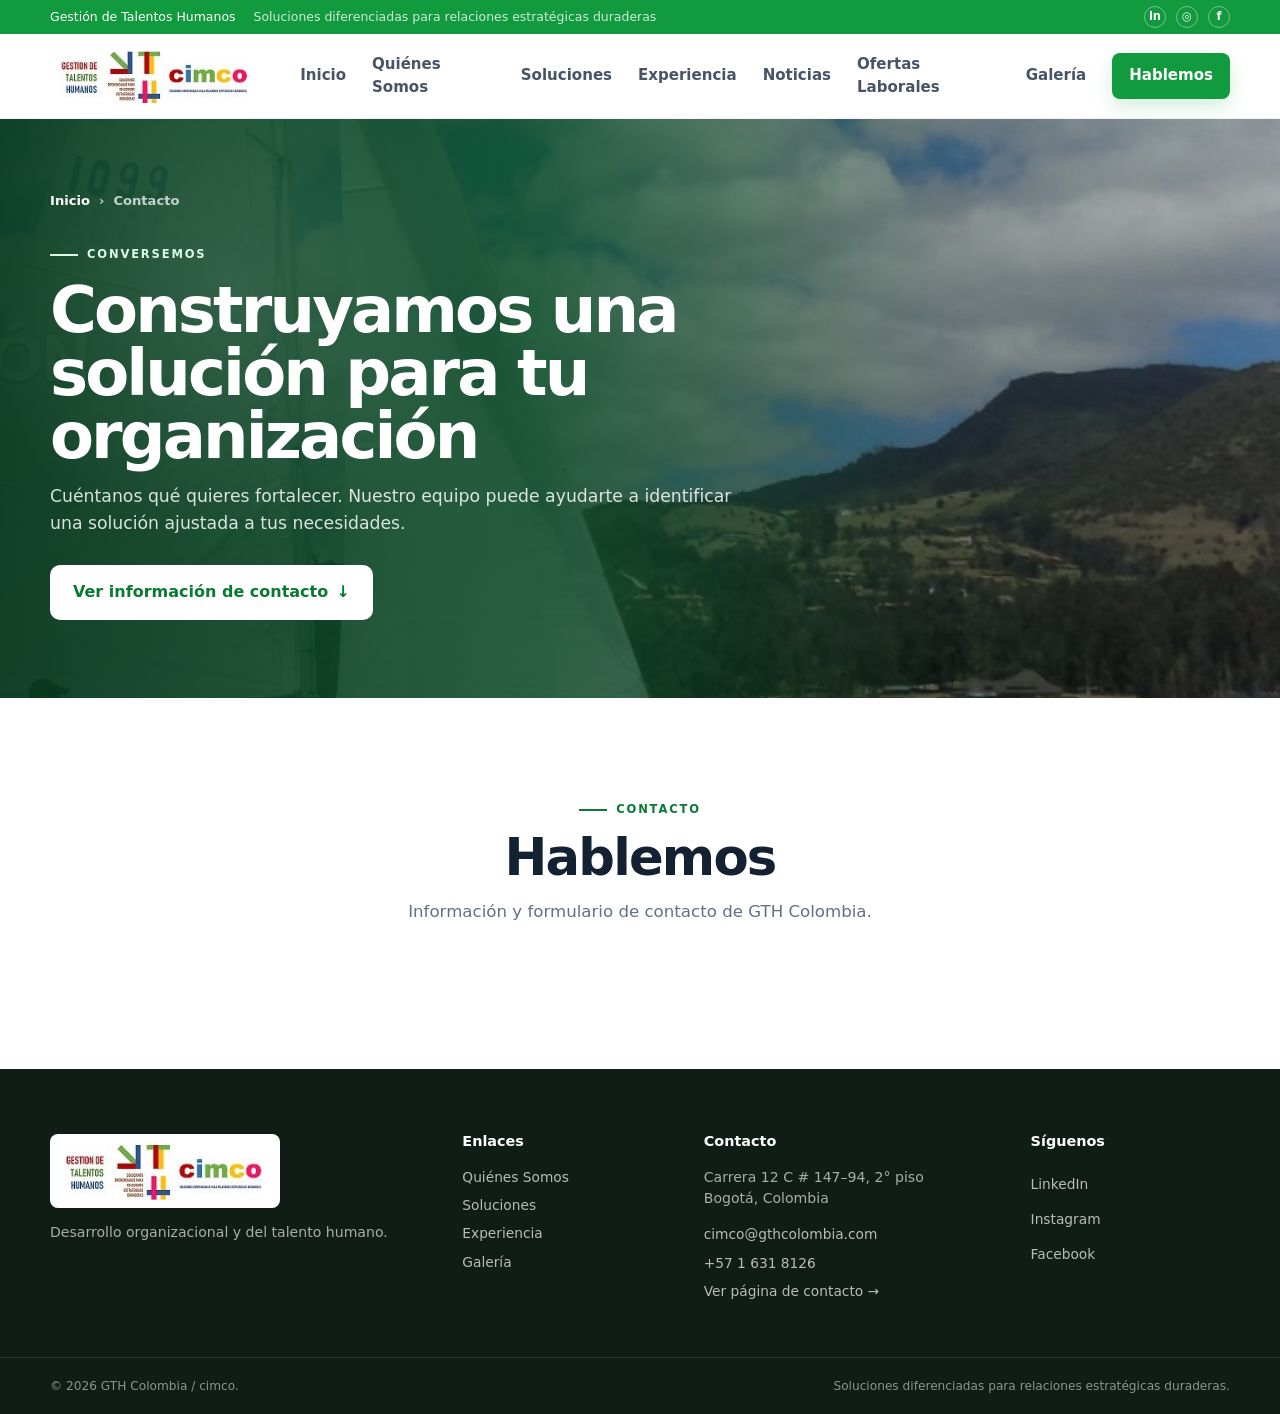
<file: pages/contacto.html>
<!doctype html>
<html lang="es">
<head>
  <meta charset="utf-8" />
  <meta name="viewport" content="width=device-width, initial-scale=1" />
  <meta name="description" content="Cuéntanos qué quieres fortalecer. Nuestro equipo puede ayudarte a identificar una solución ajustada a tus necesidades." />
  <title>Contacto | GTH Colombia</title>
  <link rel="stylesheet" href="../css/styles.css" />
</head>
<body>
  <div class="topbar">
    <div class="container topbar__inner">
      <a class="topbar__home" href="quienes-somos.html">Gestión de Talentos Humanos</a>
      <a class="topbar__tagline" href="experiencia.html">Soluciones diferenciadas para relaciones estratégicas duraderas</a>
      <div class="topbar__social" aria-label="Redes sociales">
        <a href="#" aria-label="LinkedIn">in</a>
        <a href="#" aria-label="Instagram">◎</a>
        <a href="#" aria-label="Facebook">f</a>
      </div>
    </div>
  </div>

  <header class="header">
    <div class="container nav">
      <a class="brand" href="../index.html" aria-label="Inicio GTH Colombia">
        <img src="../assets/images/logo/gth-cimco-logo.png" alt="Gestión de Talentos Humanos - CIMCO" />
      </a>
      <button class="nav__toggle" aria-expanded="false" aria-controls="primary-nav" aria-label="Abrir menú">
        <span></span><span></span><span></span>
      </button>
      <nav class="nav__links" id="primary-nav">
        <a href="../index.html">Inicio</a>
        <a href="quienes-somos.html">Quiénes Somos</a>
        <a href="soluciones.html">Soluciones</a>
        <a href="experiencia.html">Experiencia</a>
        <a href="noticias.html">Noticias</a>
        <a href="ofertas-laborales.html">Ofertas Laborales</a>
        <a href="galeria.html">Galería</a>
        <a class="btn btn--small" href="contacto.html">Hablemos</a>
      </nav>
    </div>
  </header>

  <main>
    <section class="page-hero page-hero--contacto" aria-label="Contacto">
      <div class="page-hero__overlay"></div>
      <div class="container page-hero__content">
        <nav class="page-hero__breadcrumb" aria-label="Migas de pan">
          <a href="../index.html">Inicio</a><span>›</span><span>Contacto</span>
        </nav>
        <span class="eyebrow eyebrow--light">Conversemos</span>
        <h1>Construyamos una solución para tu organización</h1>
        <p>Cuéntanos qué quieres fortalecer. Nuestro equipo puede ayudarte a identificar una solución ajustada a tus necesidades.</p>
        <a class="btn btn--light" href="#contacto">Ver información de contacto <span>↓</span></a>
      </div>
    </section>

    <section class="section page-content" id="contacto">
      <div class="container">
        <div class="section-heading section-heading--center">
          <span class="eyebrow">Contacto</span>
          <h2>Hablemos</h2>
          <p>Información y formulario de contacto de GTH Colombia.</p>
        </div>
      </div>
    </section>
  </main>

  <footer class="footer">
    <div class="container footer__grid">
      <div class="footer__brand">
        <a href="../index.html"><img src="../assets/images/logo/gth-cimco-logo.png" alt="GTH Colombia - CIMCO" /></a>
        <p>Desarrollo organizacional y del talento humano.</p>
      </div>
      <div>
        <h3>Enlaces</h3>
        <a href="quienes-somos.html">Quiénes Somos</a>
        <a href="soluciones.html">Soluciones</a>
        <a href="experiencia.html">Experiencia</a>
        <a href="galeria.html">Galería</a>
      </div>
      <div>
        <h3>Contacto</h3>
        <p>Carrera 12 C # 147–94, 2° piso<br>Bogotá, Colombia</p>
        <a href="mailto:cimco@gthcolombia.com">cimco@gthcolombia.com</a>
        <a href="tel:+5716318126">+57 1 631 8126</a>
        <a href="contacto.html">Ver página de contacto →</a>
      </div>
      <div>
        <h3>Síguenos</h3>
        <div class="footer__social"><a href="#">LinkedIn</a><a href="#">Instagram</a><a href="#">Facebook</a></div>
      </div>
    </div>
    <div class="footer__bottom">
      <div class="container"><span>© 2026 GTH Colombia / cimco.</span><span>Soluciones diferenciadas para relaciones estratégicas duraderas.</span></div>
    </div>
  </footer>
  <script src="../js/script.js" defer></script>
</body>
</html>
</file>
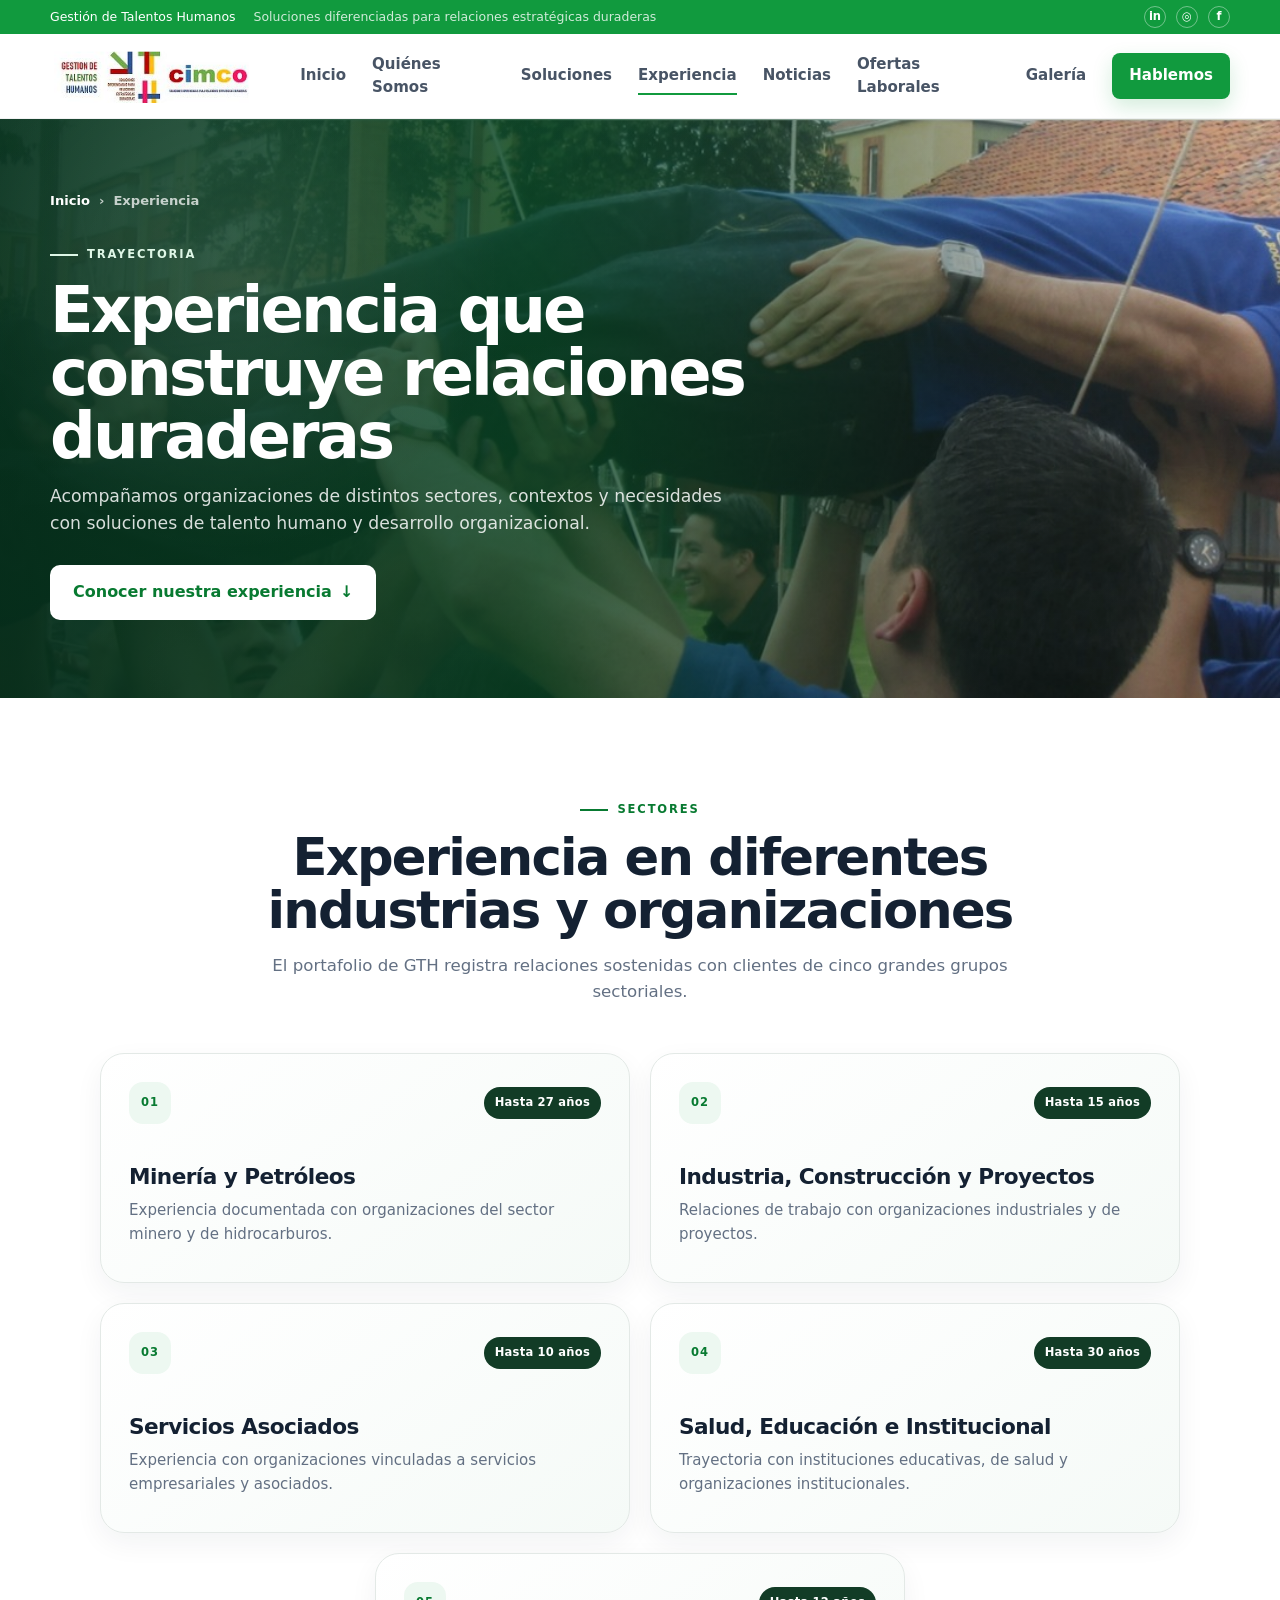
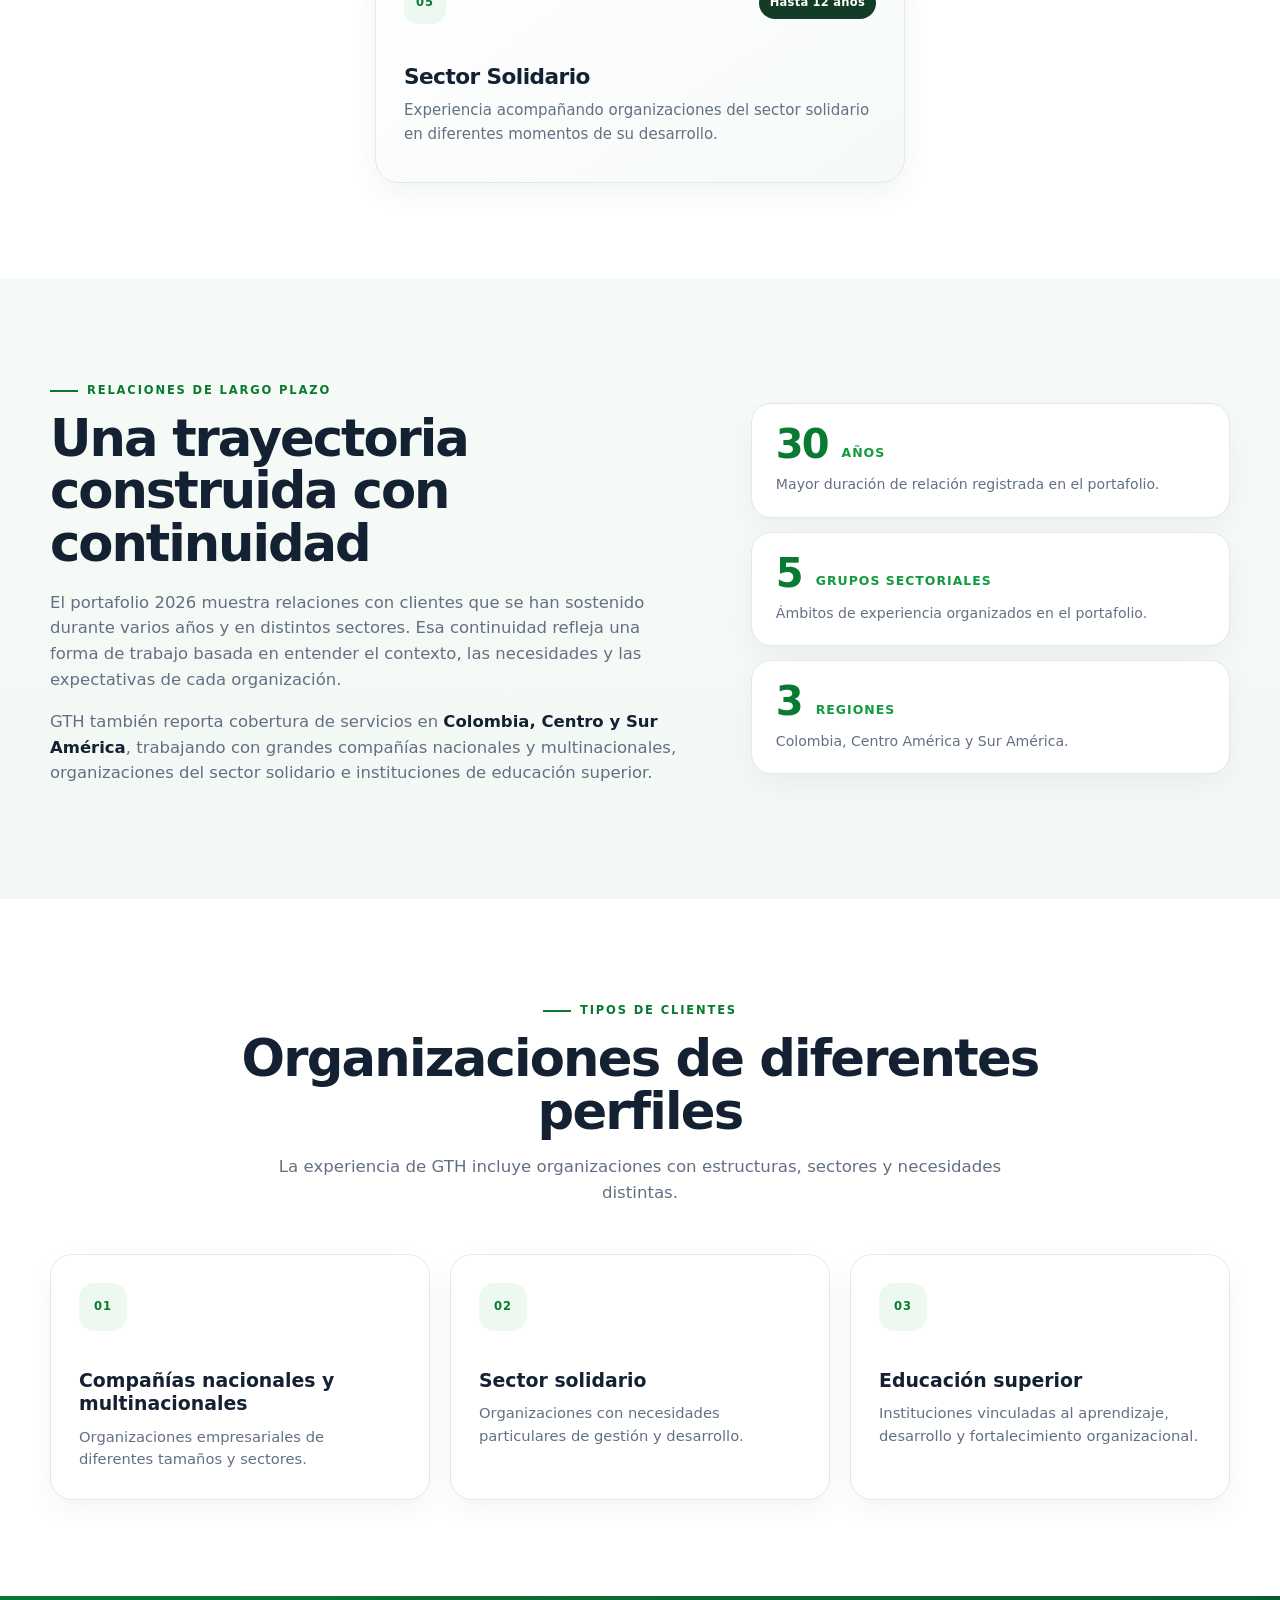
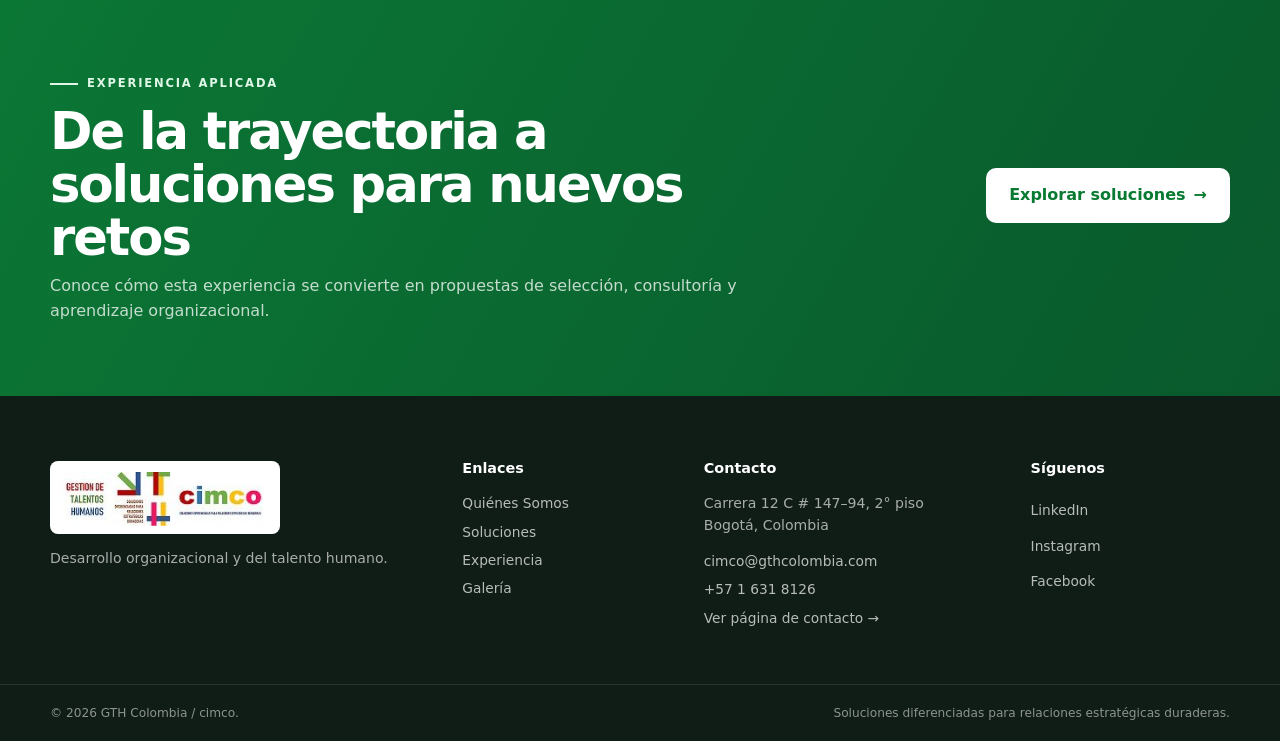
<file: pages/experiencia.html>
<!doctype html>
<html lang="es">
<head>
  <meta charset="utf-8" />
  <meta name="viewport" content="width=device-width, initial-scale=1" />
  <meta name="description" content="Experiencia de GTH Colombia en minería y petróleos, industria, construcción, servicios, salud, educación, instituciones y sector solidario." />
  <title>Experiencia | GTH Colombia</title>
  <link rel="stylesheet" href="../css/styles.css" />
</head>
<body>
  <div class="topbar">
    <div class="container topbar__inner">
      <a class="topbar__home" href="quienes-somos.html">Gestión de Talentos Humanos</a>
      <a class="topbar__tagline" href="experiencia.html">Soluciones diferenciadas para relaciones estratégicas duraderas</a>
      <div class="topbar__social" aria-label="Redes sociales">
        <a href="#" aria-label="LinkedIn">in</a>
        <a href="#" aria-label="Instagram">◎</a>
        <a href="#" aria-label="Facebook">f</a>
      </div>
    </div>
  </div>

  <header class="header">
    <div class="container nav">
      <a class="brand" href="../index.html" aria-label="Inicio GTH Colombia">
        <img src="../assets/images/logo/gth-cimco-logo.png" alt="Gestión de Talentos Humanos - CIMCO" />
      </a>
      <button class="nav__toggle" aria-expanded="false" aria-controls="primary-nav" aria-label="Abrir menú">
        <span></span><span></span><span></span>
      </button>
      <nav class="nav__links" id="primary-nav">
        <a href="../index.html">Inicio</a>
        <a href="quienes-somos.html">Quiénes Somos</a>
        <a href="soluciones.html">Soluciones</a>
        <a class="active" href="experiencia.html">Experiencia</a>
        <a href="noticias.html">Noticias</a>
        <a href="ofertas-laborales.html">Ofertas Laborales</a>
        <a href="galeria.html">Galería</a>
        <a class="btn btn--small" href="contacto.html">Hablemos</a>
      </nav>
    </div>
  </header>

  <main>
    <section class="page-hero page-hero--experiencia" aria-label="Experiencia">
      <div class="page-hero__overlay"></div>
      <div class="container page-hero__content">
        <nav class="page-hero__breadcrumb" aria-label="Migas de pan">
          <a href="../index.html">Inicio</a><span>›</span><span>Experiencia</span>
        </nav>
        <span class="eyebrow eyebrow--light">Trayectoria</span>
        <h1>Experiencia que construye relaciones duraderas</h1>
        <p>Acompañamos organizaciones de distintos sectores, contextos y necesidades con soluciones de talento humano y desarrollo organizacional.</p>
        <a class="btn btn--light" href="#sectores">Conocer nuestra experiencia <span>↓</span></a>
      </div>
    </section>

    <section class="section experience-intro" id="sectores">
      <div class="container">
        <div class="section-heading section-heading--center">
          <span class="eyebrow">Sectores</span>
          <h2>Experiencia en diferentes industrias y organizaciones</h2>
          <p>El portafolio de GTH registra relaciones sostenidas con clientes de cinco grandes grupos sectoriales.</p>
        </div>

        <div class="experience-sector-grid">
          <article class="experience-sector-card">
            <div class="experience-sector-card__top"><span>01</span><strong>Hasta 27 años</strong></div>
            <h3>Minería y Petróleos</h3>
            <p>Experiencia documentada con organizaciones del sector minero y de hidrocarburos.</p>
          </article>
          <article class="experience-sector-card">
            <div class="experience-sector-card__top"><span>02</span><strong>Hasta 15 años</strong></div>
            <h3>Industria, Construcción y Proyectos</h3>
            <p>Relaciones de trabajo con organizaciones industriales y de proyectos.</p>
          </article>
          <article class="experience-sector-card">
            <div class="experience-sector-card__top"><span>03</span><strong>Hasta 10 años</strong></div>
            <h3>Servicios Asociados</h3>
            <p>Experiencia con organizaciones vinculadas a servicios empresariales y asociados.</p>
          </article>
          <article class="experience-sector-card">
            <div class="experience-sector-card__top"><span>04</span><strong>Hasta 30 años</strong></div>
            <h3>Salud, Educación e Institucional</h3>
            <p>Trayectoria con instituciones educativas, de salud y organizaciones institucionales.</p>
          </article>
          <article class="experience-sector-card experience-sector-card--wide">
            <div class="experience-sector-card__top"><span>05</span><strong>Hasta 12 años</strong></div>
            <h3>Sector Solidario</h3>
            <p>Experiencia acompañando organizaciones del sector solidario en diferentes momentos de su desarrollo.</p>
          </article>
        </div>
      </div>
    </section>

    <section class="section section--soft experience-proof">
      <div class="container experience-proof__grid">
        <div class="experience-proof__copy">
          <span class="eyebrow">Relaciones de largo plazo</span>
          <h2>Una trayectoria construida con continuidad</h2>
          <p>El portafolio 2026 muestra relaciones con clientes que se han sostenido durante varios años y en distintos sectores. Esa continuidad refleja una forma de trabajo basada en entender el contexto, las necesidades y las expectativas de cada organización.</p>
          <p>GTH también reporta cobertura de servicios en <strong>Colombia, Centro y Sur América</strong>, trabajando con grandes compañías nacionales y multinacionales, organizaciones del sector solidario e instituciones de educación superior.</p>
        </div>

        <div class="experience-metrics" aria-label="Indicadores de experiencia">
          <article>
            <strong>30</strong>
            <span>años</span>
            <p>Mayor duración de relación registrada en el portafolio.</p>
          </article>
          <article>
            <strong>5</strong>
            <span>grupos sectoriales</span>
            <p>Ámbitos de experiencia organizados en el portafolio.</p>
          </article>
          <article>
            <strong>3</strong>
            <span>regiones</span>
            <p>Colombia, Centro América y Sur América.</p>
          </article>
        </div>
      </div>
    </section>

    <section class="section experience-clients">
      <div class="container">
        <div class="section-heading section-heading--center">
          <span class="eyebrow">Tipos de clientes</span>
          <h2>Organizaciones de diferentes perfiles</h2>
          <p>La experiencia de GTH incluye organizaciones con estructuras, sectores y necesidades distintas.</p>
        </div>

        <div class="experience-client-types">
          <article>
            <span class="experience-client-types__icon">01</span>
            <h3>Compañías nacionales y multinacionales</h3>
            <p>Organizaciones empresariales de diferentes tamaños y sectores.</p>
          </article>
          <article>
            <span class="experience-client-types__icon">02</span>
            <h3>Sector solidario</h3>
            <p>Organizaciones con necesidades particulares de gestión y desarrollo.</p>
          </article>
          <article>
            <span class="experience-client-types__icon">03</span>
            <h3>Educación superior</h3>
            <p>Instituciones vinculadas al aprendizaje, desarrollo y fortalecimiento organizacional.</p>
          </article>
        </div>
      </div>
    </section>

    <section class="section experience-bridge">
      <div class="container experience-bridge__inner">
        <div>
          <span class="eyebrow eyebrow--light">Experiencia aplicada</span>
          <h2>De la trayectoria a soluciones para nuevos retos</h2>
          <p>Conoce cómo esta experiencia se convierte en propuestas de selección, consultoría y aprendizaje organizacional.</p>
        </div>
        <a class="btn btn--light" href="soluciones.html">Explorar soluciones <span>→</span></a>
      </div>
    </section>
  </main>

  <footer class="footer">
    <div class="container footer__grid">
      <div class="footer__brand">
        <a href="../index.html"><img src="../assets/images/logo/gth-cimco-logo.png" alt="GTH Colombia - CIMCO" /></a>
        <p>Desarrollo organizacional y del talento humano.</p>
      </div>
      <div>
        <h3>Enlaces</h3>
        <a href="quienes-somos.html">Quiénes Somos</a>
        <a href="soluciones.html">Soluciones</a>
        <a href="experiencia.html">Experiencia</a>
        <a href="galeria.html">Galería</a>
      </div>
      <div>
        <h3>Contacto</h3>
        <p>Carrera 12 C # 147–94, 2° piso<br>Bogotá, Colombia</p>
        <a href="mailto:cimco@gthcolombia.com">cimco@gthcolombia.com</a>
        <a href="tel:+5716318126">+57 1 631 8126</a>
        <a href="contacto.html">Ver página de contacto →</a>
      </div>
      <div>
        <h3>Síguenos</h3>
        <div class="footer__social"><a href="#">LinkedIn</a><a href="#">Instagram</a><a href="#">Facebook</a></div>
      </div>
    </div>
    <div class="footer__bottom">
      <div class="container"><span>© 2026 GTH Colombia / cimco.</span><span>Soluciones diferenciadas para relaciones estratégicas duraderas.</span></div>
    </div>
  </footer>
  <script src="../js/script.js" defer></script>
</body>
</html>
</file>
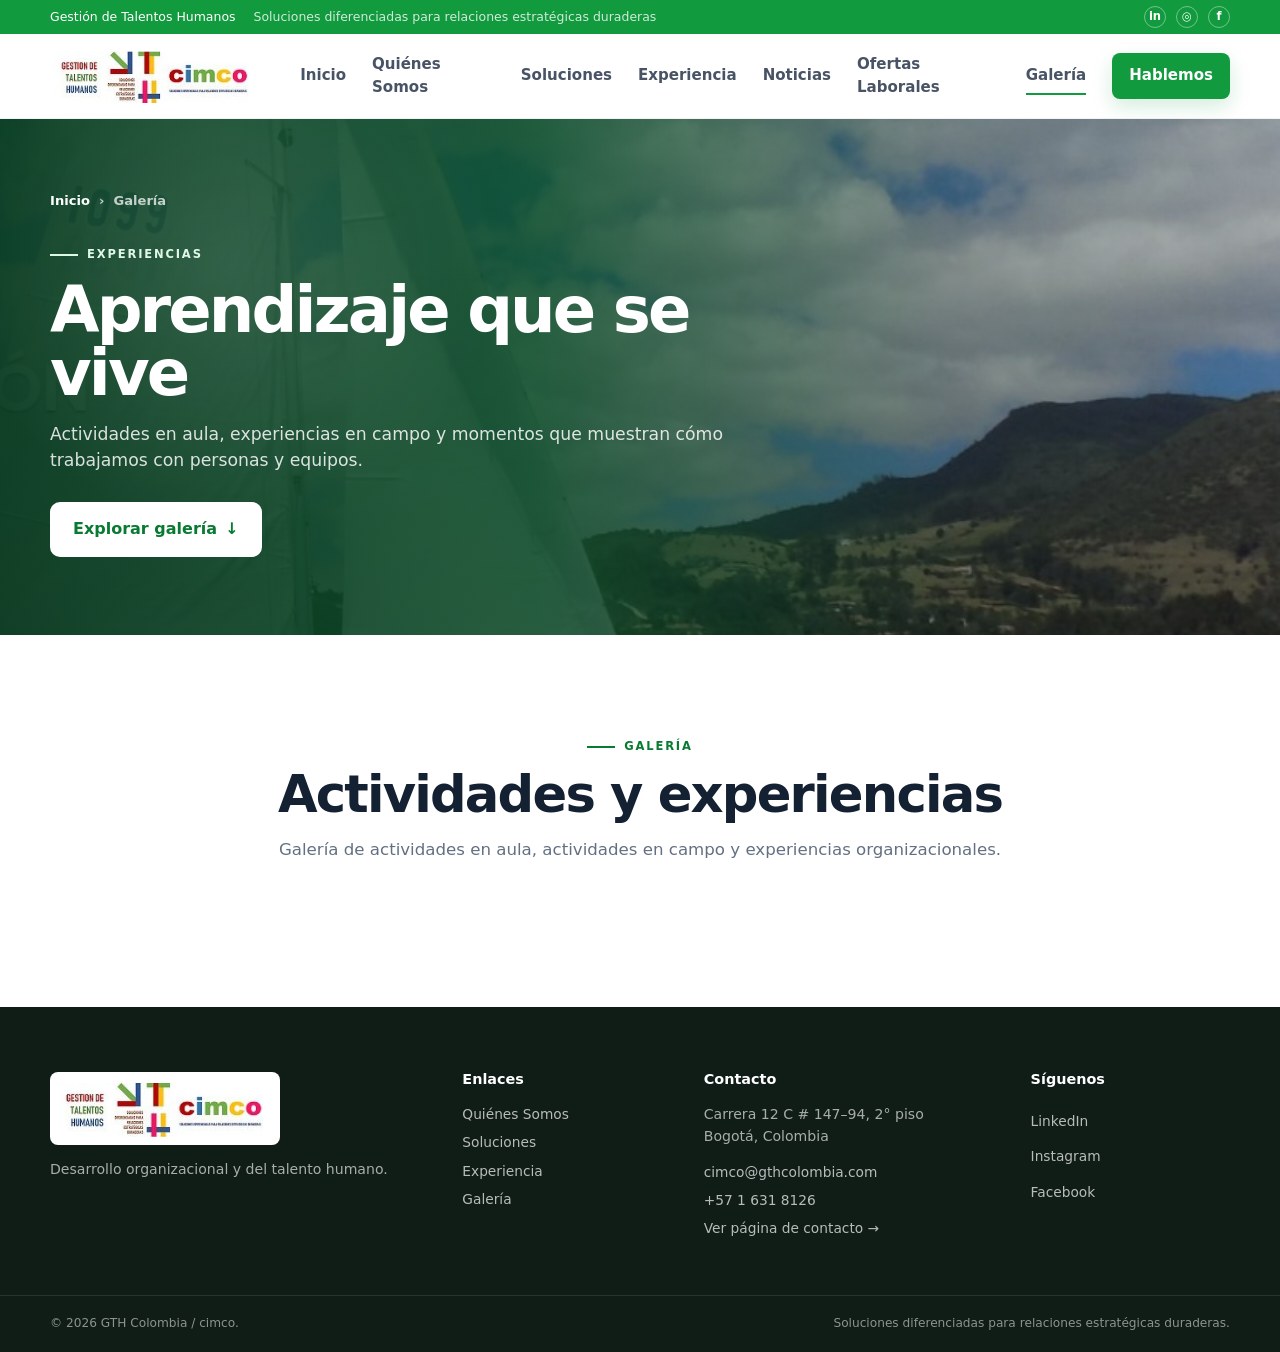
<file: pages/galeria.html>
<!doctype html>
<html lang="es">
<head>
  <meta charset="utf-8" />
  <meta name="viewport" content="width=device-width, initial-scale=1" />
  <meta name="description" content="Actividades en aula, experiencias en campo y momentos que muestran cómo trabajamos con personas y equipos." />
  <title>Galería | GTH Colombia</title>
  <link rel="stylesheet" href="../css/styles.css" />
</head>
<body>
  <div class="topbar">
    <div class="container topbar__inner">
      <a class="topbar__home" href="quienes-somos.html">Gestión de Talentos Humanos</a>
      <a class="topbar__tagline" href="experiencia.html">Soluciones diferenciadas para relaciones estratégicas duraderas</a>
      <div class="topbar__social" aria-label="Redes sociales">
        <a href="#" aria-label="LinkedIn">in</a>
        <a href="#" aria-label="Instagram">◎</a>
        <a href="#" aria-label="Facebook">f</a>
      </div>
    </div>
  </div>

  <header class="header">
    <div class="container nav">
      <a class="brand" href="../index.html" aria-label="Inicio GTH Colombia">
        <img src="../assets/images/logo/gth-cimco-logo.png" alt="Gestión de Talentos Humanos - CIMCO" />
      </a>
      <button class="nav__toggle" aria-expanded="false" aria-controls="primary-nav" aria-label="Abrir menú">
        <span></span><span></span><span></span>
      </button>
      <nav class="nav__links" id="primary-nav">
        <a href="../index.html">Inicio</a>
        <a href="quienes-somos.html">Quiénes Somos</a>
        <a href="soluciones.html">Soluciones</a>
        <a href="experiencia.html">Experiencia</a>
        <a href="noticias.html">Noticias</a>
        <a href="ofertas-laborales.html">Ofertas Laborales</a>
        <a class="active" href="galeria.html">Galería</a>
        <a class="btn btn--small" href="contacto.html">Hablemos</a>
      </nav>
    </div>
  </header>

  <main>
    <section class="page-hero page-hero--galeria" aria-label="Galería">
      <div class="page-hero__overlay"></div>
      <div class="container page-hero__content">
        <nav class="page-hero__breadcrumb" aria-label="Migas de pan">
          <a href="../index.html">Inicio</a><span>›</span><span>Galería</span>
        </nav>
        <span class="eyebrow eyebrow--light">Experiencias</span>
        <h1>Aprendizaje que se vive</h1>
        <p>Actividades en aula, experiencias en campo y momentos que muestran cómo trabajamos con personas y equipos.</p>
        <a class="btn btn--light" href="#galeria">Explorar galería <span>↓</span></a>
      </div>
    </section>

    <section class="section page-content" id="galeria">
      <div class="container">
        <div class="section-heading section-heading--center">
          <span class="eyebrow">Galería</span>
          <h2>Actividades y experiencias</h2>
          <p>Galería de actividades en aula, actividades en campo y experiencias organizacionales.</p>
        </div>
      </div>
    </section>
  </main>

  <footer class="footer">
    <div class="container footer__grid">
      <div class="footer__brand">
        <a href="../index.html"><img src="../assets/images/logo/gth-cimco-logo.png" alt="GTH Colombia - CIMCO" /></a>
        <p>Desarrollo organizacional y del talento humano.</p>
      </div>
      <div>
        <h3>Enlaces</h3>
        <a href="quienes-somos.html">Quiénes Somos</a>
        <a href="soluciones.html">Soluciones</a>
        <a href="experiencia.html">Experiencia</a>
        <a href="galeria.html">Galería</a>
      </div>
      <div>
        <h3>Contacto</h3>
        <p>Carrera 12 C # 147–94, 2° piso<br>Bogotá, Colombia</p>
        <a href="mailto:cimco@gthcolombia.com">cimco@gthcolombia.com</a>
        <a href="tel:+5716318126">+57 1 631 8126</a>
        <a href="contacto.html">Ver página de contacto →</a>
      </div>
      <div>
        <h3>Síguenos</h3>
        <div class="footer__social"><a href="#">LinkedIn</a><a href="#">Instagram</a><a href="#">Facebook</a></div>
      </div>
    </div>
    <div class="footer__bottom">
      <div class="container"><span>© 2026 GTH Colombia / cimco.</span><span>Soluciones diferenciadas para relaciones estratégicas duraderas.</span></div>
    </div>
  </footer>
  <script src="../js/script.js" defer></script>
</body>
</html>
</file>
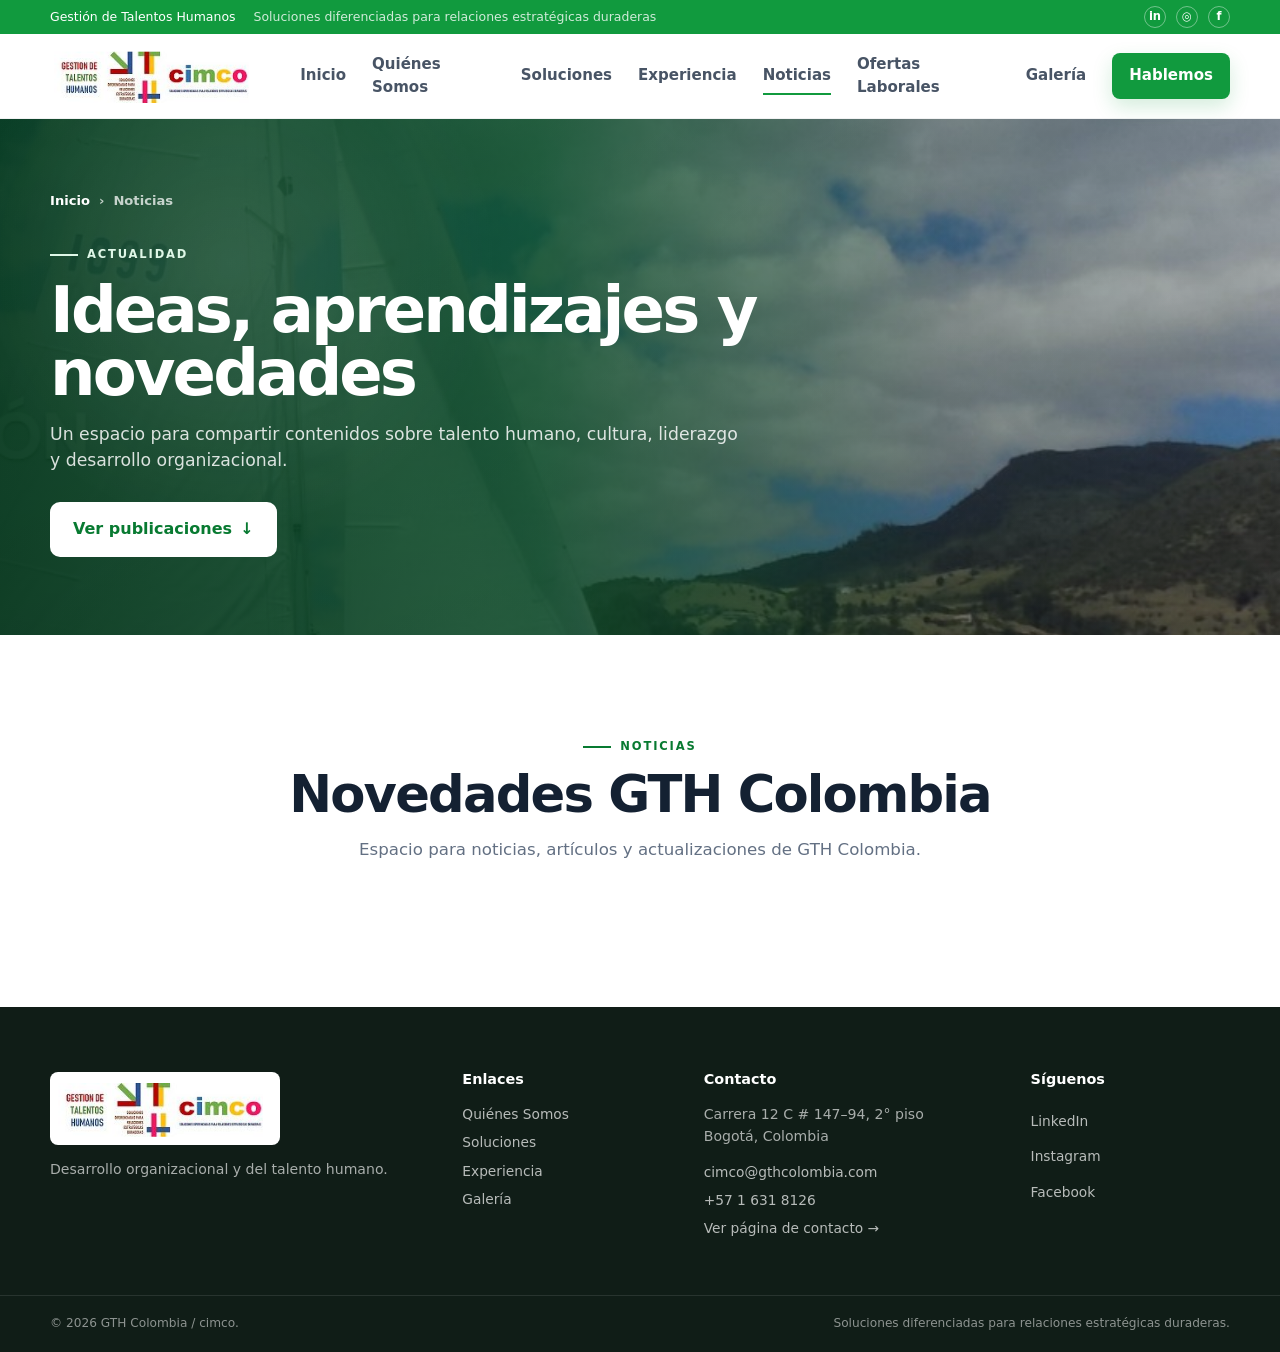
<file: pages/noticias.html>
<!doctype html>
<html lang="es">
<head>
  <meta charset="utf-8" />
  <meta name="viewport" content="width=device-width, initial-scale=1" />
  <meta name="description" content="Un espacio para compartir contenidos sobre talento humano, cultura, liderazgo y desarrollo organizacional." />
  <title>Noticias | GTH Colombia</title>
  <link rel="stylesheet" href="../css/styles.css" />
</head>
<body>
  <div class="topbar">
    <div class="container topbar__inner">
      <a class="topbar__home" href="quienes-somos.html">Gestión de Talentos Humanos</a>
      <a class="topbar__tagline" href="experiencia.html">Soluciones diferenciadas para relaciones estratégicas duraderas</a>
      <div class="topbar__social" aria-label="Redes sociales">
        <a href="#" aria-label="LinkedIn">in</a>
        <a href="#" aria-label="Instagram">◎</a>
        <a href="#" aria-label="Facebook">f</a>
      </div>
    </div>
  </div>

  <header class="header">
    <div class="container nav">
      <a class="brand" href="../index.html" aria-label="Inicio GTH Colombia">
        <img src="../assets/images/logo/gth-cimco-logo.png" alt="Gestión de Talentos Humanos - CIMCO" />
      </a>
      <button class="nav__toggle" aria-expanded="false" aria-controls="primary-nav" aria-label="Abrir menú">
        <span></span><span></span><span></span>
      </button>
      <nav class="nav__links" id="primary-nav">
        <a href="../index.html">Inicio</a>
        <a href="quienes-somos.html">Quiénes Somos</a>
        <a href="soluciones.html">Soluciones</a>
        <a href="experiencia.html">Experiencia</a>
        <a class="active" href="noticias.html">Noticias</a>
        <a href="ofertas-laborales.html">Ofertas Laborales</a>
        <a href="galeria.html">Galería</a>
        <a class="btn btn--small" href="contacto.html">Hablemos</a>
      </nav>
    </div>
  </header>

  <main>
    <section class="page-hero page-hero--noticias" aria-label="Noticias">
      <div class="page-hero__overlay"></div>
      <div class="container page-hero__content">
        <nav class="page-hero__breadcrumb" aria-label="Migas de pan">
          <a href="../index.html">Inicio</a><span>›</span><span>Noticias</span>
        </nav>
        <span class="eyebrow eyebrow--light">Actualidad</span>
        <h1>Ideas, aprendizajes y novedades</h1>
        <p>Un espacio para compartir contenidos sobre talento humano, cultura, liderazgo y desarrollo organizacional.</p>
        <a class="btn btn--light" href="#publicaciones">Ver publicaciones <span>↓</span></a>
      </div>
    </section>

    <section class="section page-content" id="publicaciones">
      <div class="container">
        <div class="section-heading section-heading--center">
          <span class="eyebrow">Noticias</span>
          <h2>Novedades GTH Colombia</h2>
          <p>Espacio para noticias, artículos y actualizaciones de GTH Colombia.</p>
        </div>
      </div>
    </section>
  </main>

  <footer class="footer">
    <div class="container footer__grid">
      <div class="footer__brand">
        <a href="../index.html"><img src="../assets/images/logo/gth-cimco-logo.png" alt="GTH Colombia - CIMCO" /></a>
        <p>Desarrollo organizacional y del talento humano.</p>
      </div>
      <div>
        <h3>Enlaces</h3>
        <a href="quienes-somos.html">Quiénes Somos</a>
        <a href="soluciones.html">Soluciones</a>
        <a href="experiencia.html">Experiencia</a>
        <a href="galeria.html">Galería</a>
      </div>
      <div>
        <h3>Contacto</h3>
        <p>Carrera 12 C # 147–94, 2° piso<br>Bogotá, Colombia</p>
        <a href="mailto:cimco@gthcolombia.com">cimco@gthcolombia.com</a>
        <a href="tel:+5716318126">+57 1 631 8126</a>
        <a href="contacto.html">Ver página de contacto →</a>
      </div>
      <div>
        <h3>Síguenos</h3>
        <div class="footer__social"><a href="#">LinkedIn</a><a href="#">Instagram</a><a href="#">Facebook</a></div>
      </div>
    </div>
    <div class="footer__bottom">
      <div class="container"><span>© 2026 GTH Colombia / cimco.</span><span>Soluciones diferenciadas para relaciones estratégicas duraderas.</span></div>
    </div>
  </footer>
  <script src="../js/script.js" defer></script>
</body>
</html>
</file>
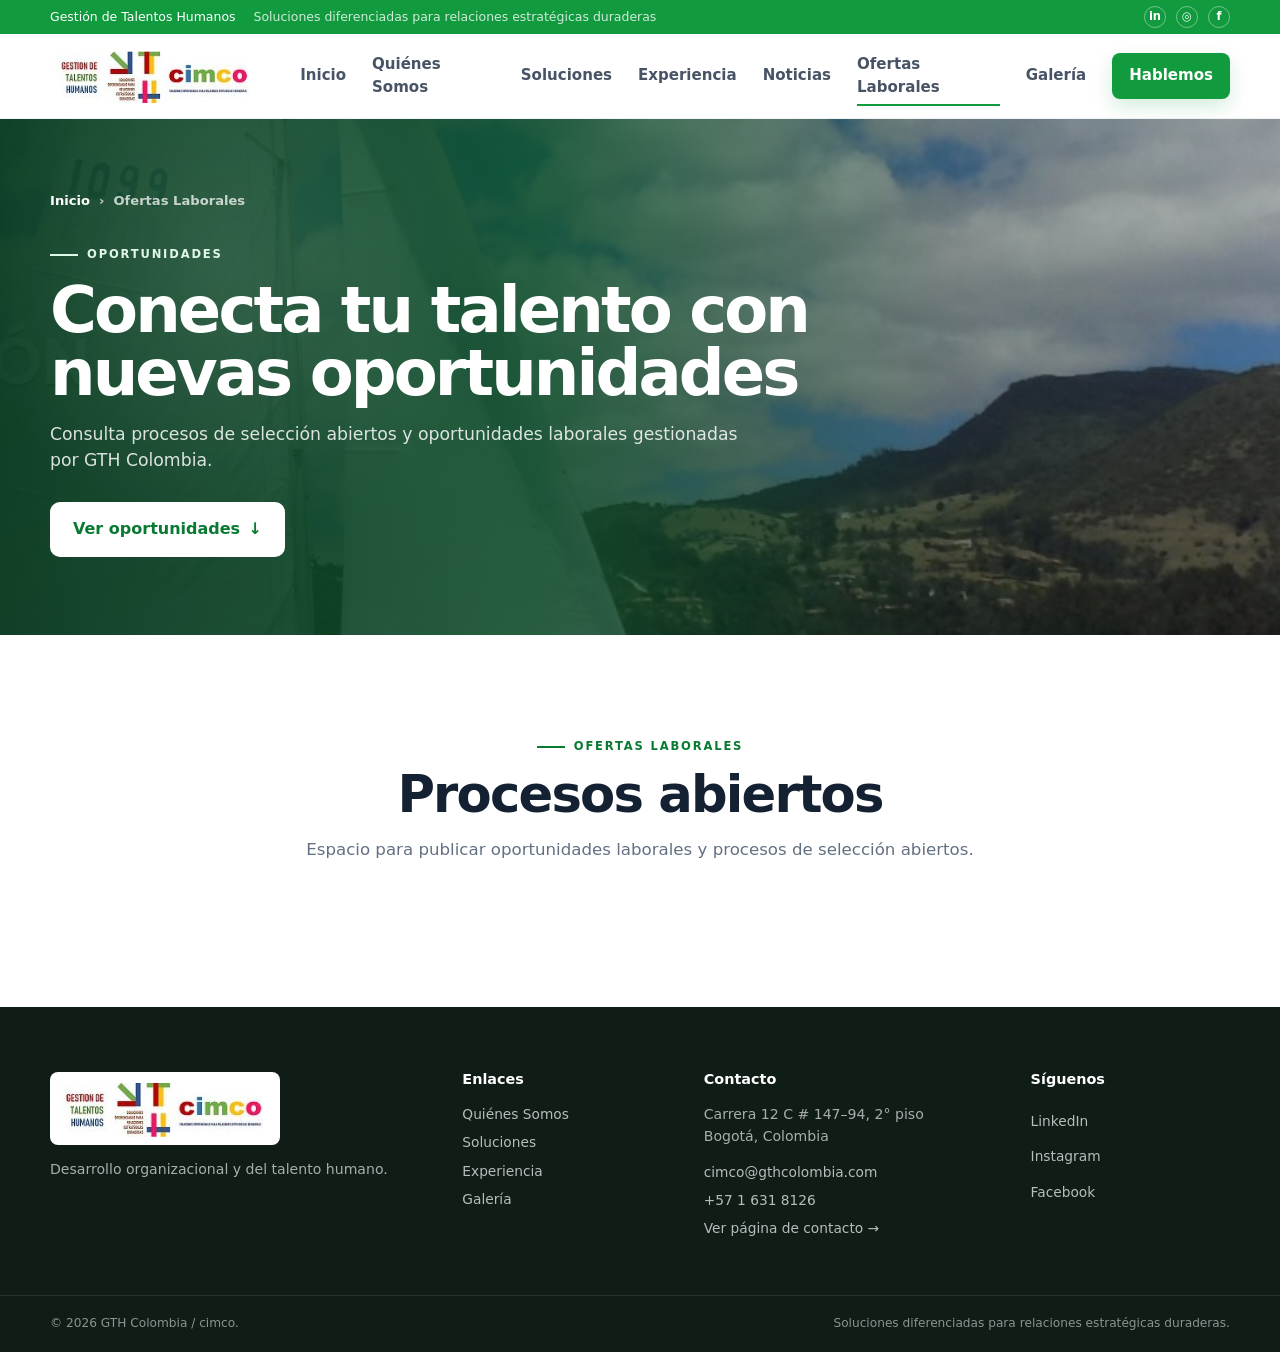
<file: pages/ofertas-laborales.html>
<!doctype html>
<html lang="es">
<head>
  <meta charset="utf-8" />
  <meta name="viewport" content="width=device-width, initial-scale=1" />
  <meta name="description" content="Consulta procesos de selección abiertos y oportunidades laborales gestionadas por GTH Colombia." />
  <title>Ofertas Laborales | GTH Colombia</title>
  <link rel="stylesheet" href="../css/styles.css" />
</head>
<body>
  <div class="topbar">
    <div class="container topbar__inner">
      <a class="topbar__home" href="quienes-somos.html">Gestión de Talentos Humanos</a>
      <a class="topbar__tagline" href="experiencia.html">Soluciones diferenciadas para relaciones estratégicas duraderas</a>
      <div class="topbar__social" aria-label="Redes sociales">
        <a href="#" aria-label="LinkedIn">in</a>
        <a href="#" aria-label="Instagram">◎</a>
        <a href="#" aria-label="Facebook">f</a>
      </div>
    </div>
  </div>

  <header class="header">
    <div class="container nav">
      <a class="brand" href="../index.html" aria-label="Inicio GTH Colombia">
        <img src="../assets/images/logo/gth-cimco-logo.png" alt="Gestión de Talentos Humanos - CIMCO" />
      </a>
      <button class="nav__toggle" aria-expanded="false" aria-controls="primary-nav" aria-label="Abrir menú">
        <span></span><span></span><span></span>
      </button>
      <nav class="nav__links" id="primary-nav">
        <a href="../index.html">Inicio</a>
        <a href="quienes-somos.html">Quiénes Somos</a>
        <a href="soluciones.html">Soluciones</a>
        <a href="experiencia.html">Experiencia</a>
        <a href="noticias.html">Noticias</a>
        <a class="active" href="ofertas-laborales.html">Ofertas Laborales</a>
        <a href="galeria.html">Galería</a>
        <a class="btn btn--small" href="contacto.html">Hablemos</a>
      </nav>
    </div>
  </header>

  <main>
    <section class="page-hero page-hero--ofertas-laborales" aria-label="Ofertas Laborales">
      <div class="page-hero__overlay"></div>
      <div class="container page-hero__content">
        <nav class="page-hero__breadcrumb" aria-label="Migas de pan">
          <a href="../index.html">Inicio</a><span>›</span><span>Ofertas Laborales</span>
        </nav>
        <span class="eyebrow eyebrow--light">Oportunidades</span>
        <h1>Conecta tu talento con nuevas oportunidades</h1>
        <p>Consulta procesos de selección abiertos y oportunidades laborales gestionadas por GTH Colombia.</p>
        <a class="btn btn--light" href="#oportunidades">Ver oportunidades <span>↓</span></a>
      </div>
    </section>

    <section class="section page-content" id="oportunidades">
      <div class="container">
        <div class="section-heading section-heading--center">
          <span class="eyebrow">Ofertas laborales</span>
          <h2>Procesos abiertos</h2>
          <p>Espacio para publicar oportunidades laborales y procesos de selección abiertos.</p>
        </div>
      </div>
    </section>
  </main>

  <footer class="footer">
    <div class="container footer__grid">
      <div class="footer__brand">
        <a href="../index.html"><img src="../assets/images/logo/gth-cimco-logo.png" alt="GTH Colombia - CIMCO" /></a>
        <p>Desarrollo organizacional y del talento humano.</p>
      </div>
      <div>
        <h3>Enlaces</h3>
        <a href="quienes-somos.html">Quiénes Somos</a>
        <a href="soluciones.html">Soluciones</a>
        <a href="experiencia.html">Experiencia</a>
        <a href="galeria.html">Galería</a>
      </div>
      <div>
        <h3>Contacto</h3>
        <p>Carrera 12 C # 147–94, 2° piso<br>Bogotá, Colombia</p>
        <a href="mailto:cimco@gthcolombia.com">cimco@gthcolombia.com</a>
        <a href="tel:+5716318126">+57 1 631 8126</a>
        <a href="contacto.html">Ver página de contacto →</a>
      </div>
      <div>
        <h3>Síguenos</h3>
        <div class="footer__social"><a href="#">LinkedIn</a><a href="#">Instagram</a><a href="#">Facebook</a></div>
      </div>
    </div>
    <div class="footer__bottom">
      <div class="container"><span>© 2026 GTH Colombia / cimco.</span><span>Soluciones diferenciadas para relaciones estratégicas duraderas.</span></div>
    </div>
  </footer>
  <script src="../js/script.js" defer></script>
</body>
</html>
</file>
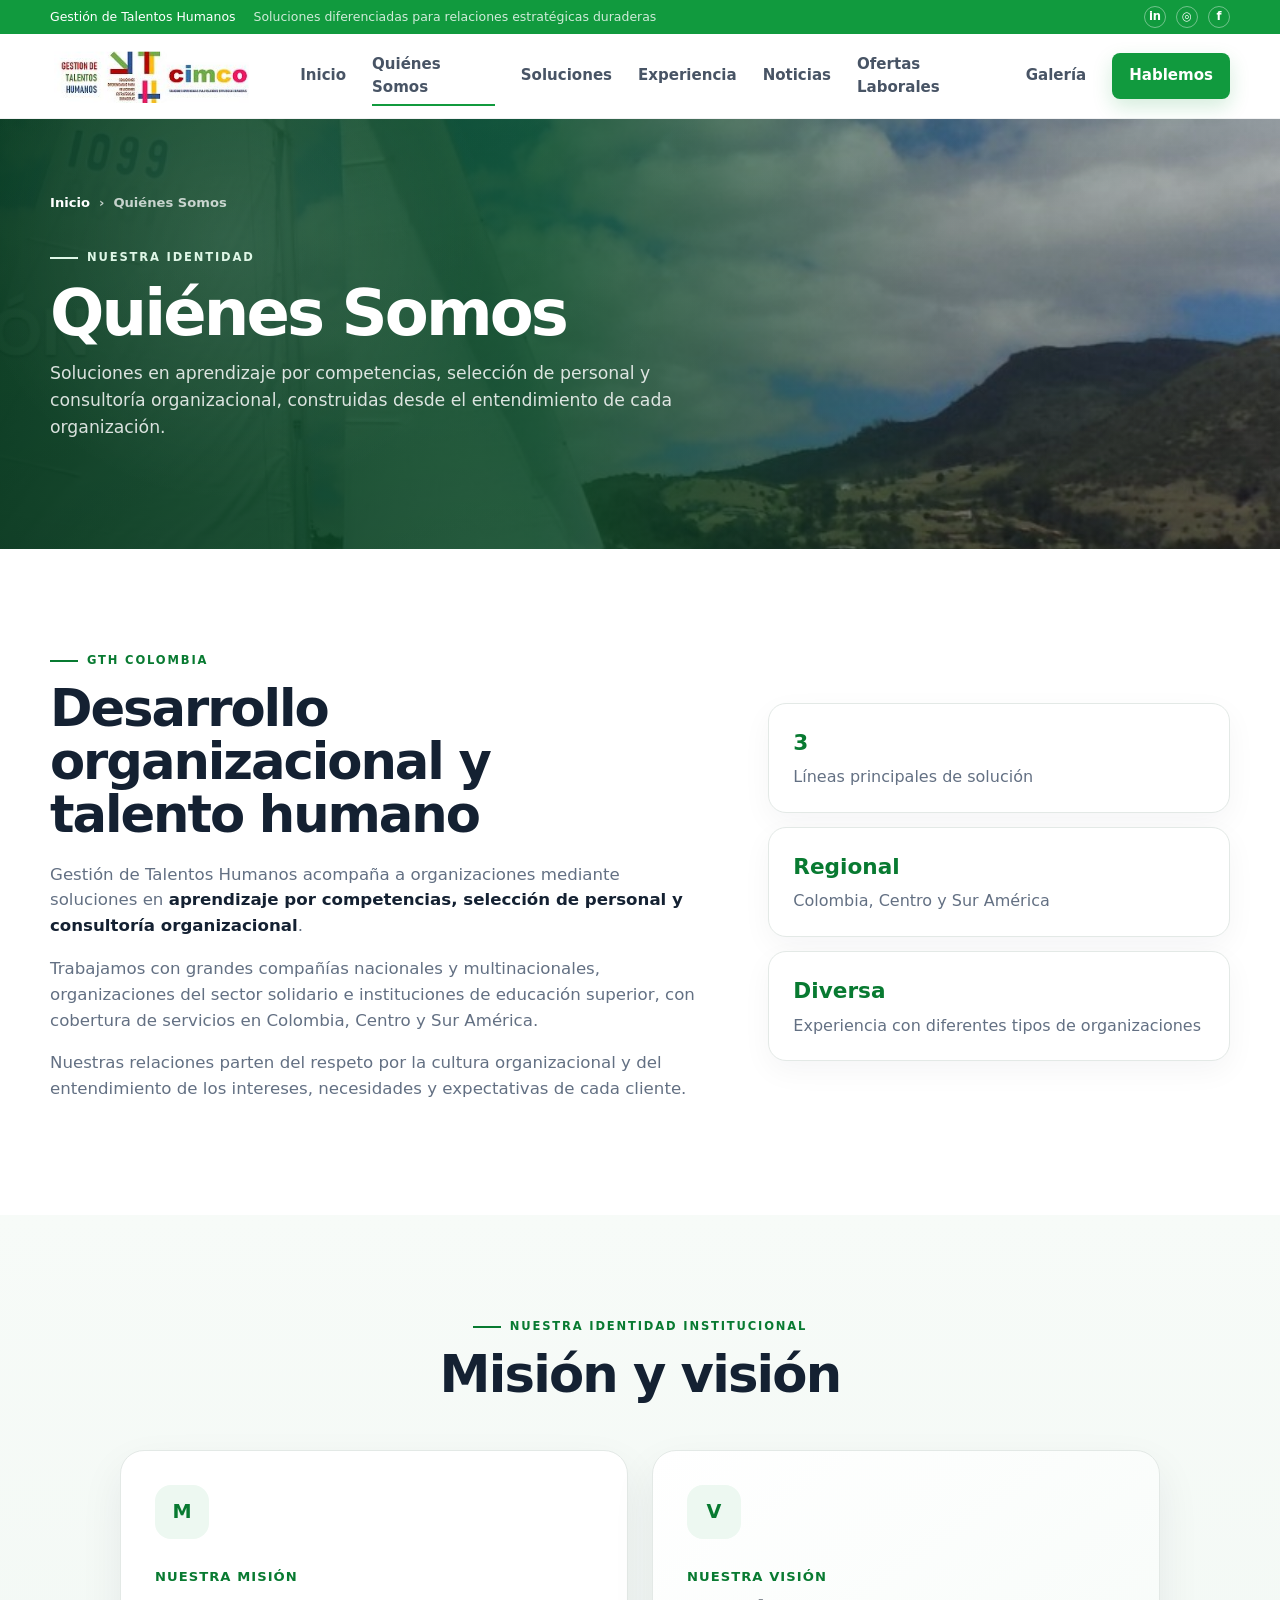
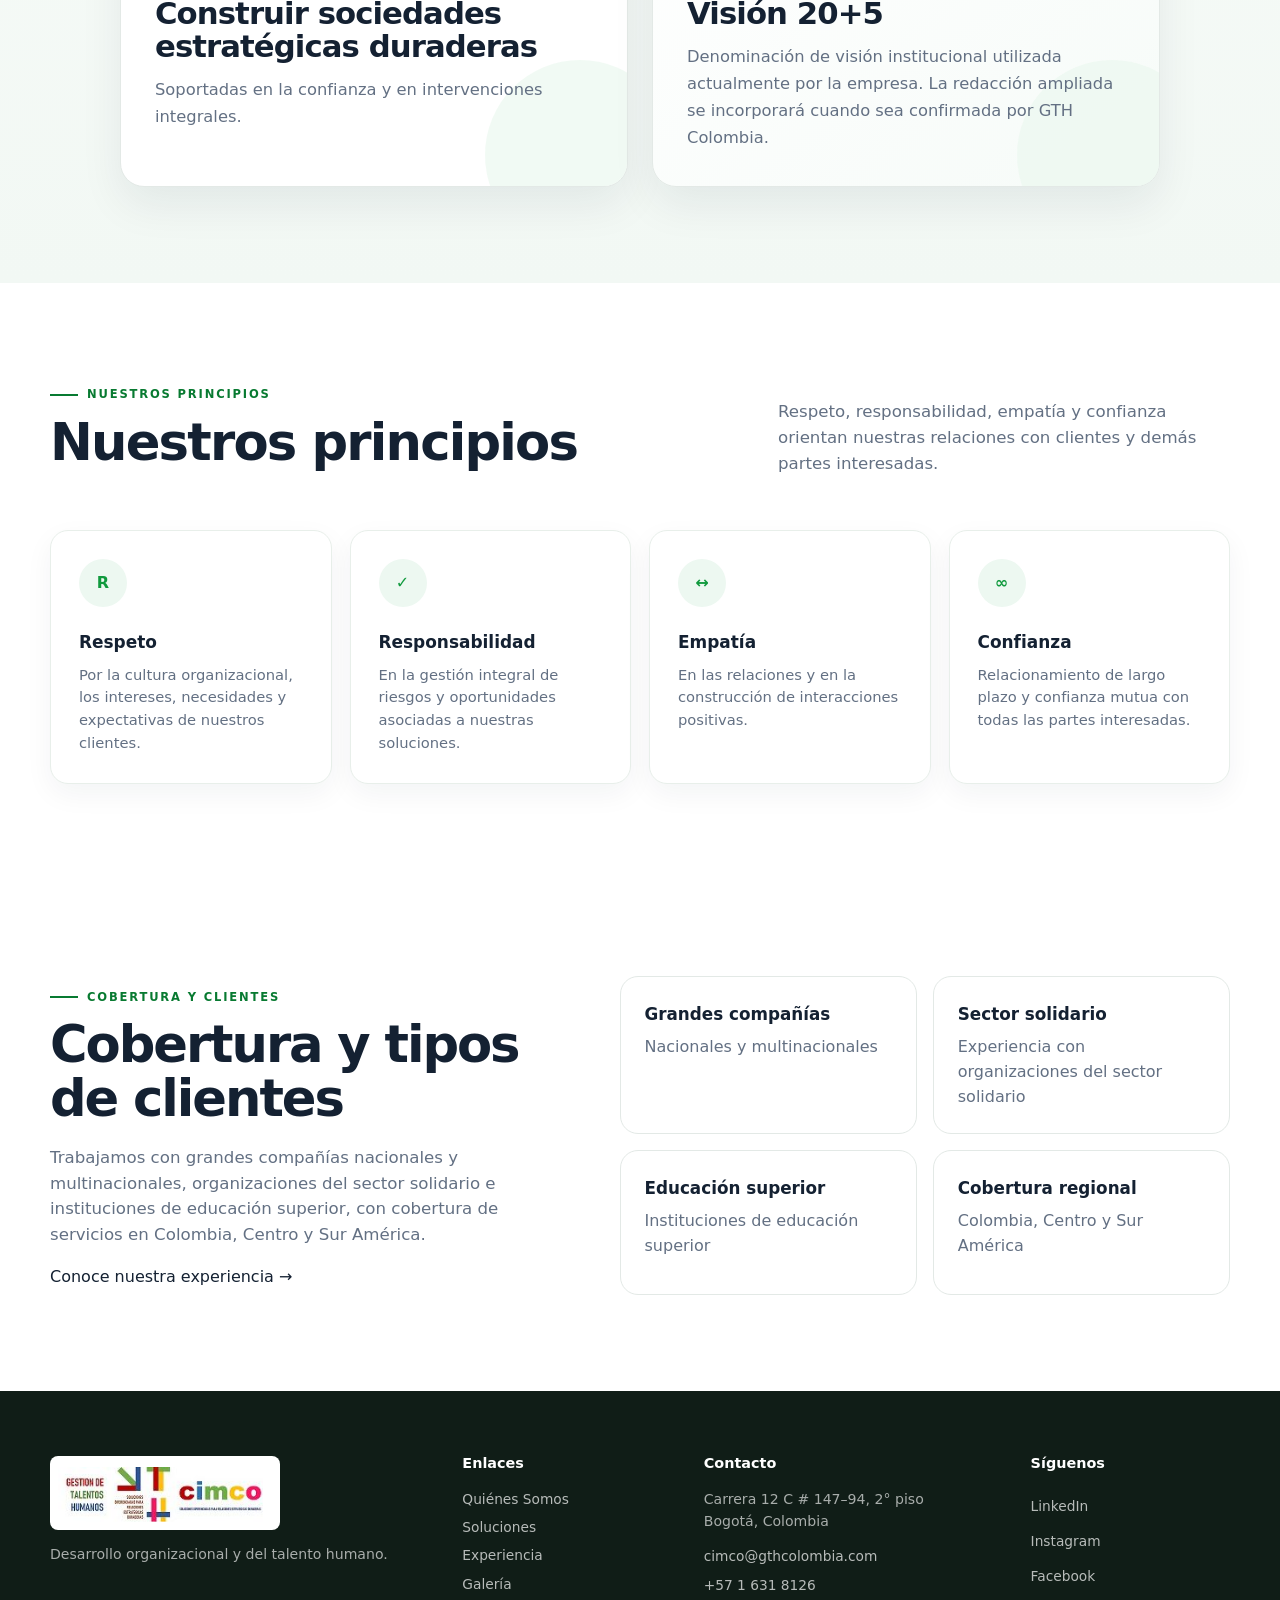
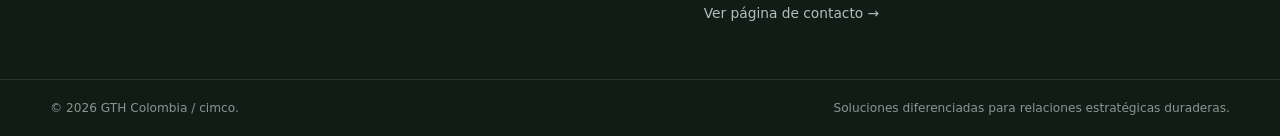
<file: pages/quienes-somos.html>
<!doctype html>
<html lang="es">
<head>
  <meta charset="utf-8" />
  <meta name="viewport" content="width=device-width, initial-scale=1" />
  <meta name="description" content="Conoce a GTH Colombia: identidad, misión, visión, principios, clientes y cobertura regional." />
  <title>Quiénes Somos | GTH Colombia</title>
  <link rel="stylesheet" href="../css/styles.css" />
</head>
<body>
  <div class="topbar">
    <div class="container topbar__inner">
      <a class="topbar__home" href="../index.html">Gestión de Talentos Humanos</a>
      <a class="topbar__tagline" href="experiencia.html">Soluciones diferenciadas para relaciones estratégicas duraderas</a>
      <div class="topbar__social" aria-label="Redes sociales">
        <a href="#" aria-label="LinkedIn">in</a>
        <a href="#" aria-label="Instagram">◎</a>
        <a href="#" aria-label="Facebook">f</a>
      </div>
    </div>
  </div>

  <header class="header">
    <div class="container nav">
      <a class="brand" href="../index.html" aria-label="Inicio GTH Colombia">
        <img src="../assets/images/logo/gth-cimco-logo.png" alt="Gestión de Talentos Humanos - CIMCO" />
      </a>
      <button class="nav__toggle" aria-expanded="false" aria-controls="primary-nav" aria-label="Abrir menú">
        <span></span><span></span><span></span>
      </button>
      <nav class="nav__links" id="primary-nav">
        <a href="../index.html">Inicio</a>
        <a class="active" href="quienes-somos.html">Quiénes Somos</a>
        <a href="soluciones.html">Soluciones</a>
        <a href="experiencia.html">Experiencia</a>
        <a href="noticias.html">Noticias</a>
        <a href="ofertas-laborales.html">Ofertas Laborales</a>
        <a href="galeria.html">Galería</a>
        <a class="btn btn--small" href="contacto.html">Hablemos</a>
      </nav>
    </div>
  </header>

  <main>
    <section class="page-hero page-hero--quienes-somos" aria-label="Quiénes Somos">
      <div class="page-hero__overlay"></div>
      <div class="container page-hero__content">
        <nav class="page-hero__breadcrumb" aria-label="Migas de pan">
          <a href="../index.html">Inicio</a><span>›</span><span>Quiénes Somos</span>
        </nav>
        <span class="eyebrow eyebrow--light">Nuestra identidad</span>
        <h1>Quiénes Somos</h1>
        <p>Soluciones en aprendizaje por competencias, selección de personal y consultoría organizacional, construidas desde el entendimiento de cada organización.</p>
      </div>
    </section>

    <section class="section identity" aria-labelledby="identidad-title">
      <div class="container identity__grid">
        <div class="identity__copy">
          <span class="eyebrow">GTH Colombia</span>
          <h2 id="identidad-title">Desarrollo organizacional y talento humano</h2>
          <p>Gestión de Talentos Humanos acompaña a organizaciones mediante soluciones en <strong>aprendizaje por competencias, selección de personal y consultoría organizacional</strong>.</p>
          <p>Trabajamos con grandes compañías nacionales y multinacionales, organizaciones del sector solidario e instituciones de educación superior, con cobertura de servicios en Colombia, Centro y Sur América.</p>
          <p>Nuestras relaciones parten del respeto por la cultura organizacional y del entendimiento de los intereses, necesidades y expectativas de cada cliente.</p>
        </div>

        <div class="identity__summary" aria-label="Resumen institucional">
          <article>
            <strong>3</strong>
            <span>Líneas principales de solución</span>
          </article>
          <article>
            <strong>Regional</strong>
            <span>Colombia, Centro y Sur América</span>
          </article>
          <article>
            <strong>Diversa</strong>
            <span>Experiencia con diferentes tipos de organizaciones</span>
          </article>
        </div>
      </div>
    </section>

    <section class="section section--soft purpose" aria-labelledby="proposito-title">
      <div class="container">
        <div class="section-heading section-heading--center">
          <span class="eyebrow">Nuestra identidad institucional</span>
          <h2 id="proposito-title">Misión y visión</h2>
        </div>

        <div class="purpose__grid">
          <article class="purpose-card purpose-card--mission">
            <div class="purpose-card__icon" aria-hidden="true">M</div>
            <span class="purpose-card__kicker">Nuestra Misión</span>
            <h3>Construir sociedades estratégicas duraderas</h3>
            <p>Soportadas en la confianza y en intervenciones integrales.</p>
          </article>

          <article class="purpose-card purpose-card--vision">
            <div class="purpose-card__icon" aria-hidden="true">V</div>
            <span class="purpose-card__kicker">Nuestra Visión</span>
            <h3>Visión 20+5</h3>
            <p>Denominación de visión institucional utilizada actualmente por la empresa. La redacción ampliada se incorporará cuando sea confirmada por GTH Colombia.</p>
          </article>
        </div>
      </div>
    </section>

    <section class="section principles" aria-labelledby="principios-title">
      <div class="container">
        <div class="section-heading section-heading--split">
          <div>
            <span class="eyebrow">Nuestros principios</span>
            <h2 id="principios-title">Nuestros principios</h2>
          </div>
          <p>Respeto, responsabilidad, empatía y confianza orientan nuestras relaciones con clientes y demás partes interesadas.</p>
        </div>

        <div class="value-grid">
          <article class="value-card">
            <div class="value-card__icon" aria-hidden="true">R</div>
            <h3>Respeto</h3>
            <p>Por la cultura organizacional, los intereses, necesidades y expectativas de nuestros clientes.</p>
          </article>
          <article class="value-card">
            <div class="value-card__icon" aria-hidden="true">✓</div>
            <h3>Responsabilidad</h3>
            <p>En la gestión integral de riesgos y oportunidades asociadas a nuestras soluciones.</p>
          </article>
          <article class="value-card">
            <div class="value-card__icon" aria-hidden="true">↔</div>
            <h3>Empatía</h3>
            <p>En las relaciones y en la construcción de interacciones positivas.</p>
          </article>
          <article class="value-card">
            <div class="value-card__icon" aria-hidden="true">∞</div>
            <h3>Confianza</h3>
            <p>Relacionamiento de largo plazo y confianza mutua con todas las partes interesadas.</p>
          </article>
        </div>
      </div>
    </section>

    <section class="section coverage" aria-labelledby="cobertura-title">
      <div class="container coverage__grid">
        <div class="coverage__copy">
          <span class="eyebrow">Cobertura y clientes</span>
          <h2 id="cobertura-title">Cobertura y tipos de clientes</h2>
          <p>Trabajamos con grandes compañías nacionales y multinacionales, organizaciones del sector solidario e instituciones de educación superior, con cobertura de servicios en Colombia, Centro y Sur América.</p>
          <a class="text-link" href="experiencia.html">Conoce nuestra experiencia →</a>
        </div>
        <div class="coverage__cards">
          <article><strong>Grandes compañías</strong><span>Nacionales y multinacionales</span></article>
          <article><strong>Sector solidario</strong><span>Experiencia con organizaciones del sector solidario</span></article>
          <article><strong>Educación superior</strong><span>Instituciones de educación superior</span></article>
          <article><strong>Cobertura regional</strong><span>Colombia, Centro y Sur América</span></article>
        </div>
      </div>
    </section>
  </main>

  <footer class="footer">
    <div class="container footer__grid">
      <div class="footer__brand">
        <a href="../index.html"><img src="../assets/images/logo/gth-cimco-logo.png" alt="GTH Colombia - CIMCO" /></a>
        <p>Desarrollo organizacional y del talento humano.</p>
      </div>
      <div>
        <h3>Enlaces</h3>
        <a href="quienes-somos.html">Quiénes Somos</a>
        <a href="soluciones.html">Soluciones</a>
        <a href="experiencia.html">Experiencia</a>
        <a href="galeria.html">Galería</a>
      </div>
      <div>
        <h3>Contacto</h3>
        <p>Carrera 12 C # 147–94, 2° piso<br>Bogotá, Colombia</p>
        <a href="mailto:cimco@gthcolombia.com">cimco@gthcolombia.com</a>
        <a href="tel:+5716318126">+57 1 631 8126</a>
        <a href="contacto.html">Ver página de contacto →</a>
      </div>
      <div>
        <h3>Síguenos</h3>
        <div class="footer__social"><a href="#">LinkedIn</a><a href="#">Instagram</a><a href="#">Facebook</a></div>
      </div>
    </div>
    <div class="footer__bottom">
      <div class="container"><span>© 2026 GTH Colombia / cimco.</span><span>Soluciones diferenciadas para relaciones estratégicas duraderas.</span></div>
    </div>
  </footer>

  <script src="../js/script.js" defer></script>
</body>
</html>
</file>
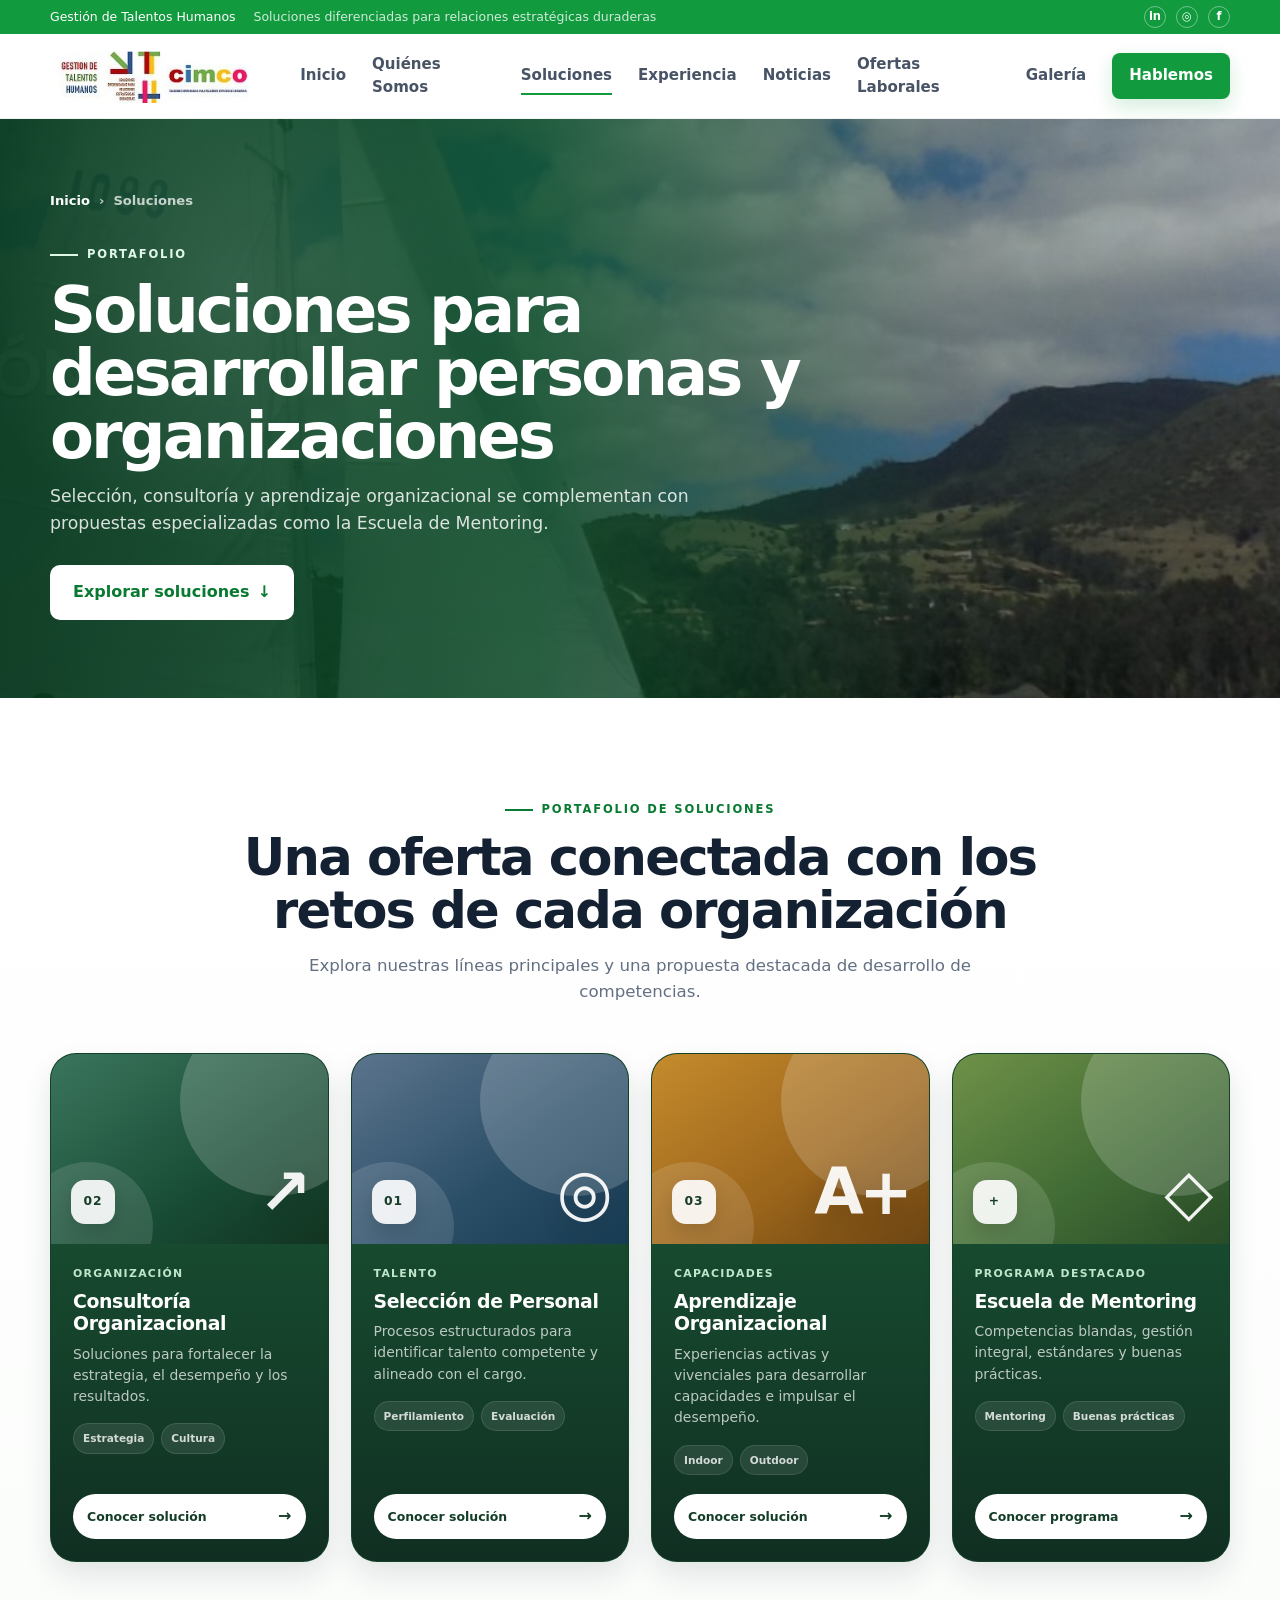
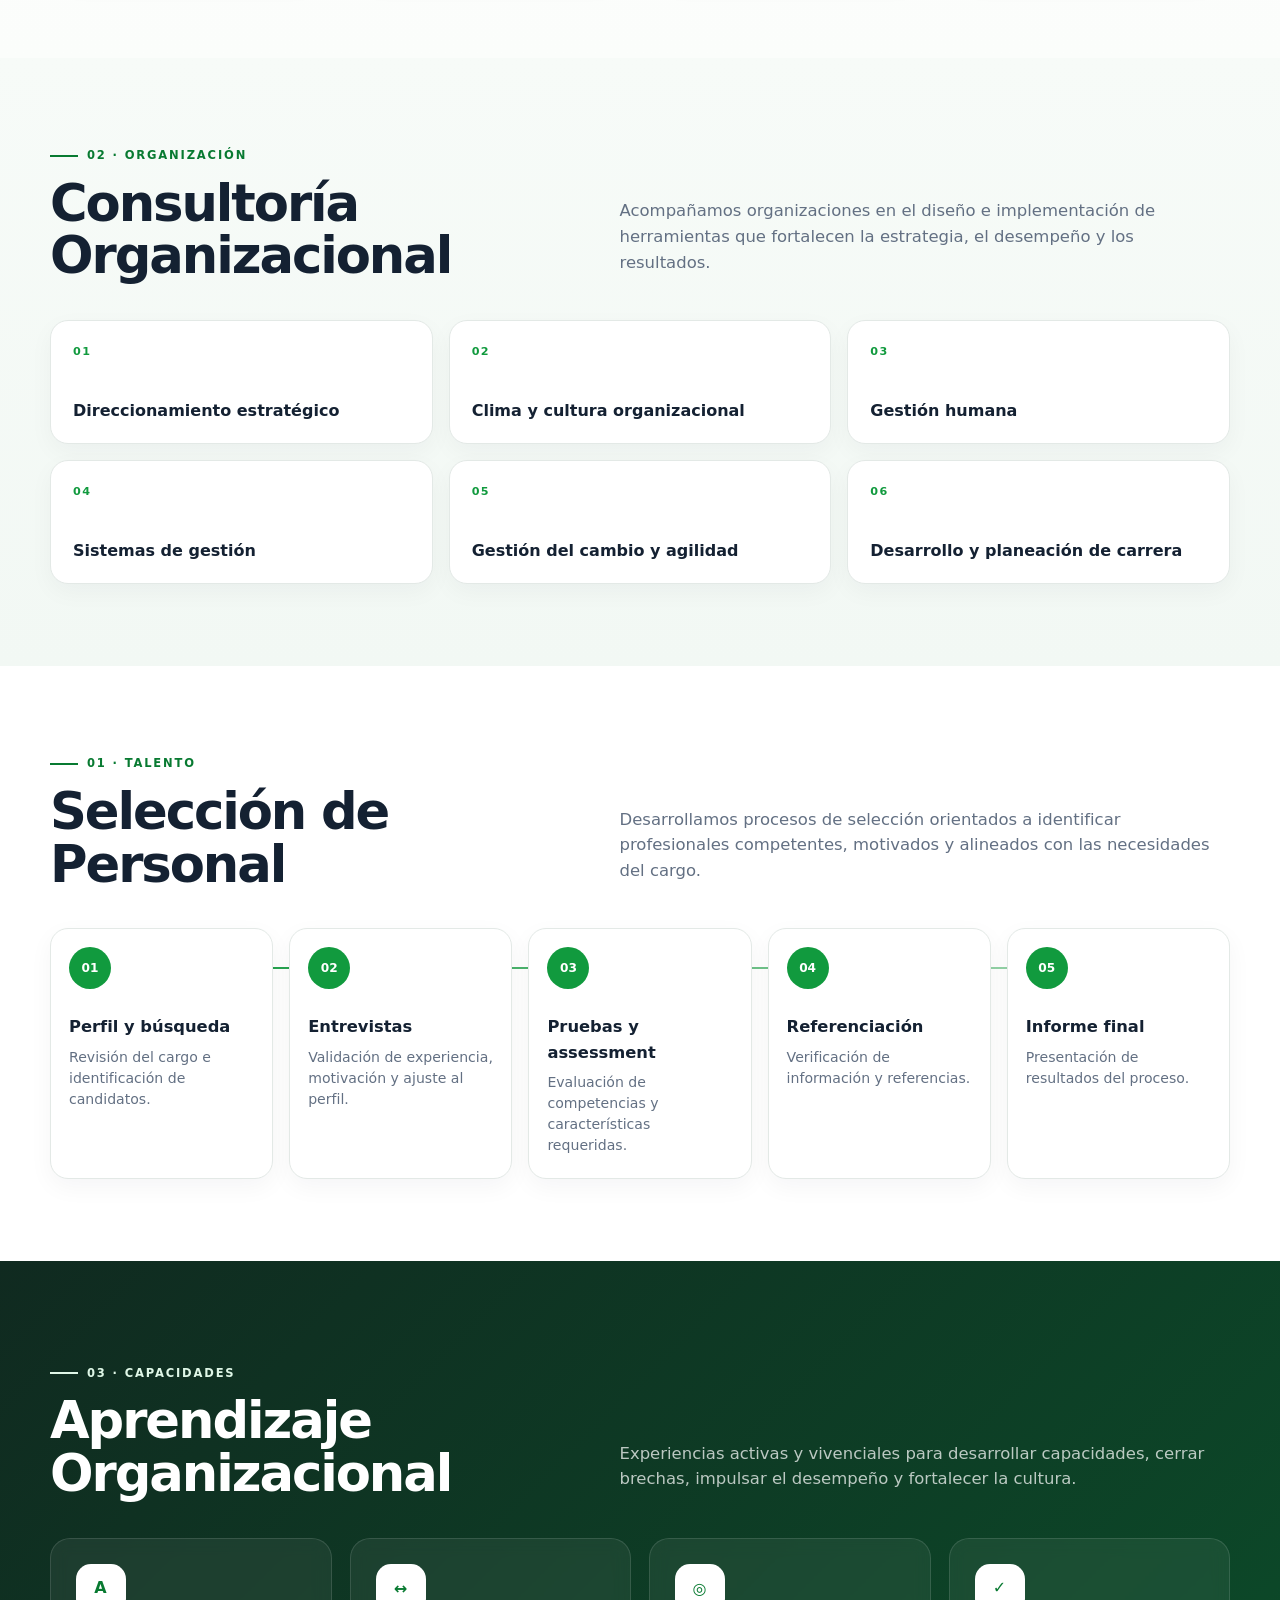
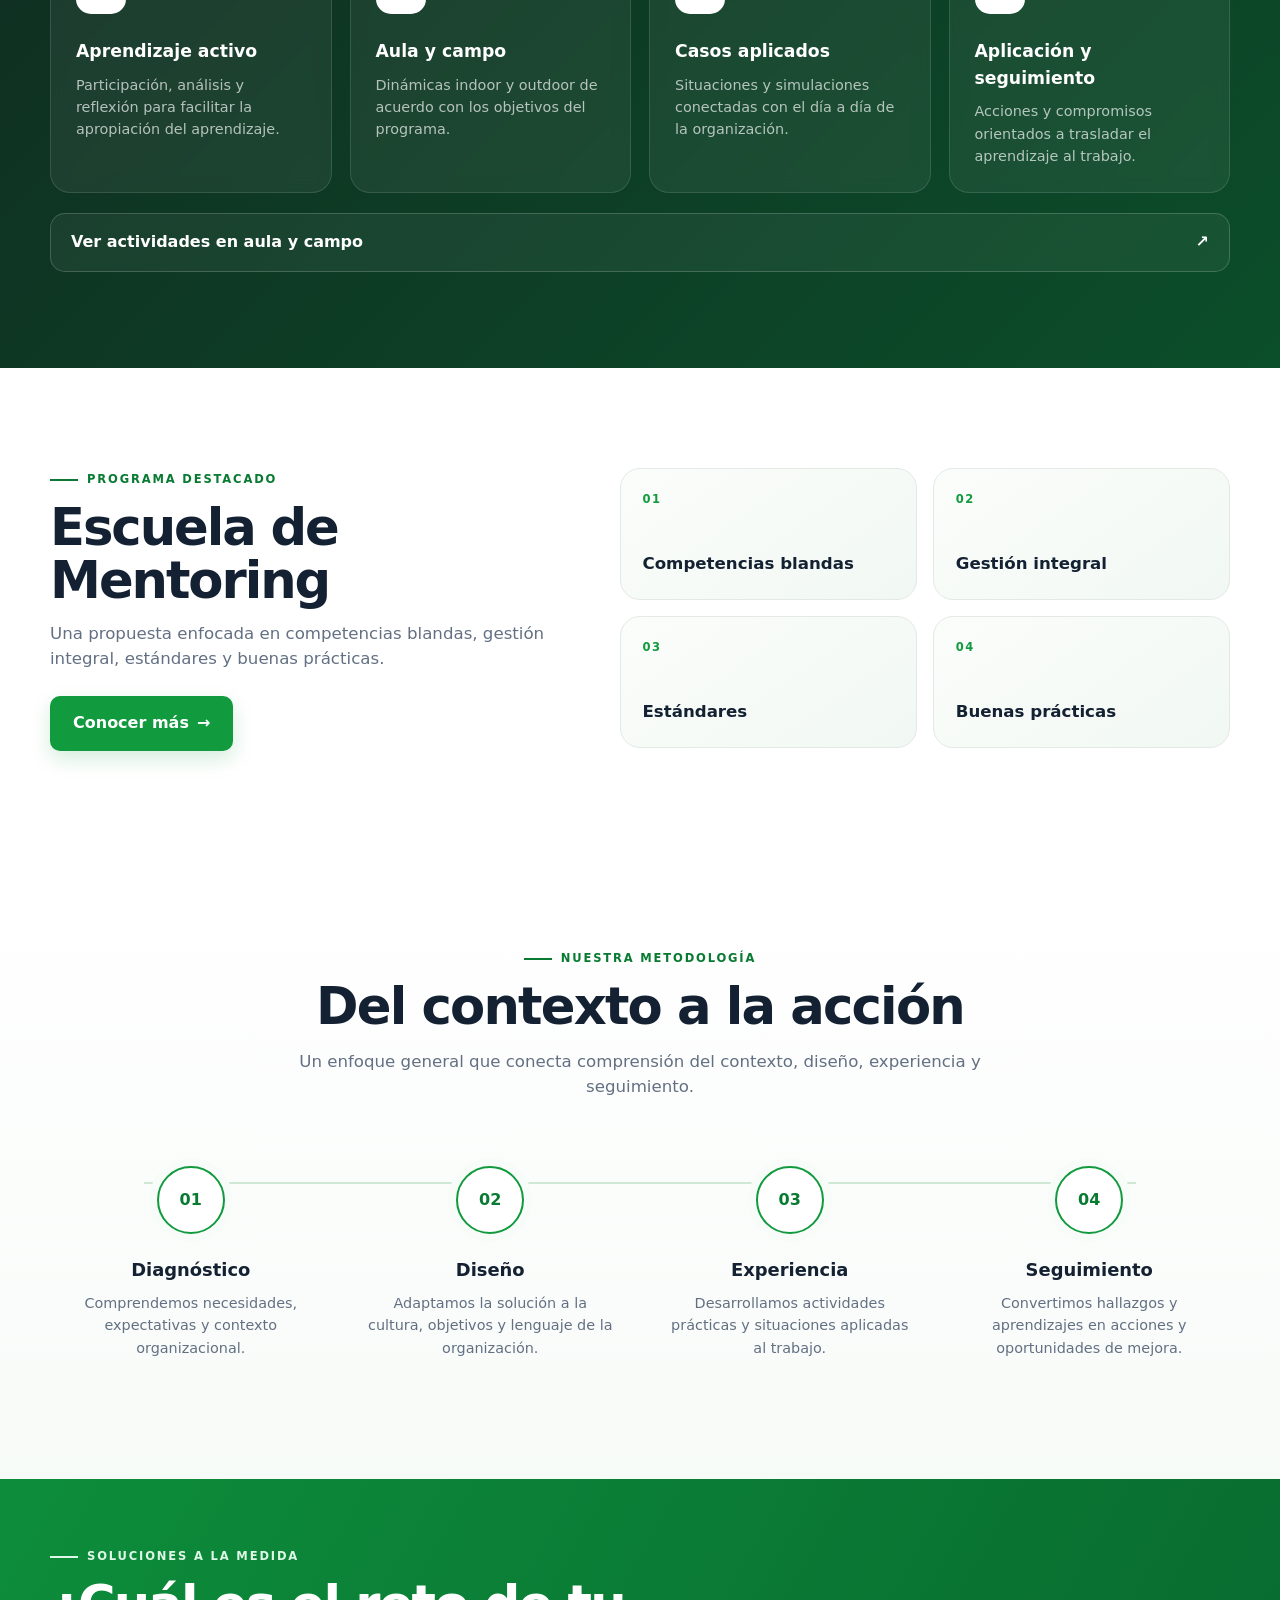
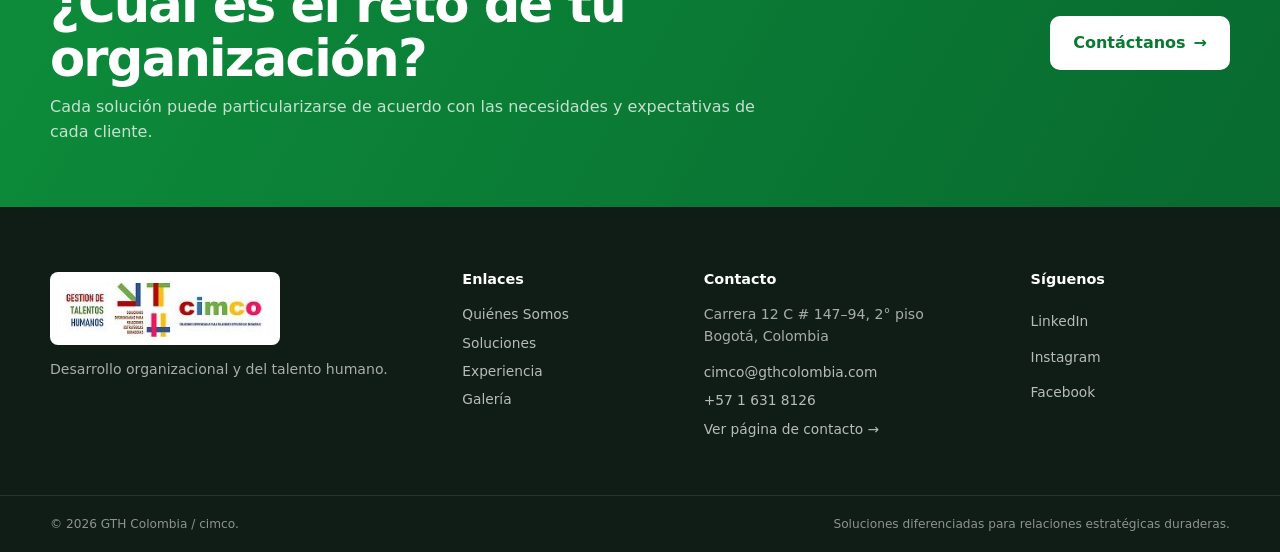
<file: pages/soluciones.html>
<!doctype html>
<html lang="es">
<head>
  <meta charset="utf-8" />
  <meta name="viewport" content="width=device-width, initial-scale=1" />
  <meta name="description" content="Portafolio de GTH Colombia: selección de personal, consultoría organizacional, aprendizaje organizacional y Escuela de Mentoring." />
  <title>Soluciones | GTH Colombia</title>
  <link rel="stylesheet" href="../css/styles.css" />
</head>
<body>
  <div class="topbar">
    <div class="container topbar__inner">
      <a class="topbar__home" href="quienes-somos.html">Gestión de Talentos Humanos</a>
      <a class="topbar__tagline" href="experiencia.html">Soluciones diferenciadas para relaciones estratégicas duraderas</a>
      <div class="topbar__social" aria-label="Redes sociales">
        <a href="#" aria-label="LinkedIn">in</a>
        <a href="#" aria-label="Instagram">◎</a>
        <a href="#" aria-label="Facebook">f</a>
      </div>
    </div>
  </div>

  <header class="header">
    <div class="container nav">
      <a class="brand" href="../index.html" aria-label="Inicio GTH Colombia">
        <img src="../assets/images/logo/gth-cimco-logo.png" alt="Gestión de Talentos Humanos - CIMCO" />
      </a>
      <button class="nav__toggle" aria-expanded="false" aria-controls="primary-nav" aria-label="Abrir menú">
        <span></span><span></span><span></span>
      </button>
      <nav class="nav__links" id="primary-nav">
        <a href="../index.html">Inicio</a>
        <a href="quienes-somos.html">Quiénes Somos</a>
        <a class="active" href="soluciones.html">Soluciones</a>
        <a href="experiencia.html">Experiencia</a>
        <a href="noticias.html">Noticias</a>
        <a href="ofertas-laborales.html">Ofertas Laborales</a>
        <a href="galeria.html">Galería</a>
        <a class="btn btn--small" href="contacto.html">Hablemos</a>
      </nav>
    </div>
  </header>

  <main>
    <section class="page-hero page-hero--soluciones" aria-label="Soluciones">
      <div class="page-hero__overlay"></div>
      <div class="container page-hero__content">
        <nav class="page-hero__breadcrumb" aria-label="Migas de pan">
          <a href="../index.html">Inicio</a><span>›</span><span>Soluciones</span>
        </nav>
        <span class="eyebrow eyebrow--light">Portafolio</span>
        <h1>Soluciones para desarrollar personas y organizaciones</h1>
        <p>Selección, consultoría y aprendizaje organizacional se complementan con propuestas especializadas como la Escuela de Mentoring.</p>
        <a class="btn btn--light" href="#portafolio">Explorar soluciones <span>↓</span></a>
      </div>
    </section>

    <section class="section portfolio-overview" id="portafolio">
      <div class="container">
        <div class="section-heading section-heading--center">
          <span class="eyebrow">Portafolio de soluciones</span>
          <h2>Una oferta conectada con los retos de cada organización</h2>
          <p>Explora nuestras líneas principales y una propuesta destacada de desarrollo de competencias.</p>
        </div>

        <div class="solution-showcase-grid" aria-label="Portafolio de soluciones">
          <a class="solution-showcase-card" href="#consultoria">
            <div class="solution-showcase-card__media solution-showcase-card__media--consultoria" aria-hidden="true">
              <span class="solution-showcase-card__mark">02</span>
              <span class="solution-showcase-card__visual">↗</span>
            </div>
            <div class="solution-showcase-card__body">
              <span class="solution-showcase-card__eyebrow">Organización</span>
              <h3>Consultoría Organizacional</h3>
              <p>Soluciones para fortalecer la estrategia, el desempeño y los resultados.</p>
              <div class="solution-showcase-card__tags"><span>Estrategia</span><span>Cultura</span></div>
              <span class="solution-showcase-card__cta">Conocer solución <b>→</b></span>
            </div>
          </a>

          <a class="solution-showcase-card" href="#seleccion">
            <div class="solution-showcase-card__media solution-showcase-card__media--seleccion" aria-hidden="true">
              <span class="solution-showcase-card__mark">01</span>
              <span class="solution-showcase-card__visual">◎</span>
            </div>
            <div class="solution-showcase-card__body">
              <span class="solution-showcase-card__eyebrow">Talento</span>
              <h3>Selección de Personal</h3>
              <p>Procesos estructurados para identificar talento competente y alineado con el cargo.</p>
              <div class="solution-showcase-card__tags"><span>Perfilamiento</span><span>Evaluación</span></div>
              <span class="solution-showcase-card__cta">Conocer solución <b>→</b></span>
            </div>
          </a>

          <a class="solution-showcase-card" href="#aprendizaje">
            <div class="solution-showcase-card__media solution-showcase-card__media--aprendizaje" aria-hidden="true">
              <span class="solution-showcase-card__mark">03</span>
              <span class="solution-showcase-card__visual">A+</span>
            </div>
            <div class="solution-showcase-card__body">
              <span class="solution-showcase-card__eyebrow">Capacidades</span>
              <h3>Aprendizaje Organizacional</h3>
              <p>Experiencias activas y vivenciales para desarrollar capacidades e impulsar el desempeño.</p>
              <div class="solution-showcase-card__tags"><span>Indoor</span><span>Outdoor</span></div>
              <span class="solution-showcase-card__cta">Conocer solución <b>→</b></span>
            </div>
          </a>

          <a class="solution-showcase-card" href="#mentoring">
            <div class="solution-showcase-card__media solution-showcase-card__media--mentoring" aria-hidden="true">
              <span class="solution-showcase-card__mark">+</span>
              <span class="solution-showcase-card__visual">◇</span>
            </div>
            <div class="solution-showcase-card__body">
              <span class="solution-showcase-card__eyebrow">Programa destacado</span>
              <h3>Escuela de Mentoring</h3>
              <p>Competencias blandas, gestión integral, estándares y buenas prácticas.</p>
              <div class="solution-showcase-card__tags"><span>Mentoring</span><span>Buenas prácticas</span></div>
              <span class="solution-showcase-card__cta">Conocer programa <b>→</b></span>
            </div>
          </a>
        </div>
      </div>
    </section>

    <section class="section section--soft solution-detail solution-detail--compact" id="consultoria">
      <div class="container">
        <div class="solution-detail__heading">
          <div>
            <span class="eyebrow">02 · Organización</span>
            <h2>Consultoría Organizacional</h2>
          </div>
          <p>Acompañamos organizaciones en el diseño e implementación de herramientas que fortalecen la estrategia, el desempeño y los resultados.</p>
        </div>

        <div class="compact-area-grid" aria-label="Áreas principales de consultoría">
          <article><span>01</span><h3>Direccionamiento estratégico</h3></article>
          <article><span>02</span><h3>Clima y cultura organizacional</h3></article>
          <article><span>03</span><h3>Gestión humana</h3></article>
          <article><span>04</span><h3>Sistemas de gestión</h3></article>
          <article><span>05</span><h3>Gestión del cambio y agilidad</h3></article>
          <article><span>06</span><h3>Desarrollo y planeación de carrera</h3></article>
        </div>
      </div>
    </section>

    <section class="section solution-detail solution-detail--compact" id="seleccion">
      <div class="container">
        <div class="solution-detail__heading">
          <div>
            <span class="eyebrow">01 · Talento</span>
            <h2>Selección de Personal</h2>
          </div>
          <p>Desarrollamos procesos de selección orientados a identificar profesionales competentes, motivados y alineados con las necesidades del cargo.</p>
        </div>

        <div class="selection-process selection-process--compact" aria-label="Etapas principales del proceso de selección">
          <article>
            <span class="selection-process__number">01</span>
            <h3>Perfil y búsqueda</h3>
            <p>Revisión del cargo e identificación de candidatos.</p>
          </article>
          <article>
            <span class="selection-process__number">02</span>
            <h3>Entrevistas</h3>
            <p>Validación de experiencia, motivación y ajuste al perfil.</p>
          </article>
          <article>
            <span class="selection-process__number">03</span>
            <h3>Pruebas y assessment</h3>
            <p>Evaluación de competencias y características requeridas.</p>
          </article>
          <article>
            <span class="selection-process__number">04</span>
            <h3>Referenciación</h3>
            <p>Verificación de información y referencias.</p>
          </article>
          <article>
            <span class="selection-process__number">05</span>
            <h3>Informe final</h3>
            <p>Presentación de resultados del proceso.</p>
          </article>
        </div>
      </div>
    </section>

    <section class="section section--dark learning-section" id="aprendizaje">
      <div class="container">
        <div class="learning-section__intro">
          <div>
            <span class="eyebrow eyebrow--light">03 · Capacidades</span>
            <h2>Aprendizaje Organizacional</h2>
          </div>
          <p>Experiencias activas y vivenciales para desarrollar capacidades, cerrar brechas, impulsar el desempeño y fortalecer la cultura.</p>
        </div>

        <div class="learning-grid">
          <article>
            <span class="learning-grid__icon">A</span>
            <h3>Aprendizaje activo</h3>
            <p>Participación, análisis y reflexión para facilitar la apropiación del aprendizaje.</p>
          </article>
          <article>
            <span class="learning-grid__icon">↔</span>
            <h3>Aula y campo</h3>
            <p>Dinámicas indoor y outdoor de acuerdo con los objetivos del programa.</p>
          </article>
          <article>
            <span class="learning-grid__icon">◎</span>
            <h3>Casos aplicados</h3>
            <p>Situaciones y simulaciones conectadas con el día a día de la organización.</p>
          </article>
          <article>
            <span class="learning-grid__icon">✓</span>
            <h3>Aplicación y seguimiento</h3>
            <p>Acciones y compromisos orientados a trasladar el aprendizaje al trabajo.</p>
          </article>
        </div>

        <a class="learning-gallery" href="galeria.html">
          <span>Ver actividades en aula y campo</span>
          <span aria-hidden="true">↗</span>
        </a>
      </div>
    </section>

    <section class="section mentoring-section" id="mentoring">
      <div class="container mentoring-section__grid">
        <div class="mentoring-section__copy">
          <span class="eyebrow">Programa destacado</span>
          <h2>Escuela de Mentoring</h2>
          <p>Una propuesta enfocada en competencias blandas, gestión integral, estándares y buenas prácticas.</p>
          <a class="btn" href="contacto.html">Conocer más <span>→</span></a>
        </div>

        <div class="mentoring-pillars" aria-label="Enfoques de la Escuela de Mentoring">
          <article><span>01</span><strong>Competencias blandas</strong></article>
          <article><span>02</span><strong>Gestión integral</strong></article>
          <article><span>03</span><strong>Estándares</strong></article>
          <article><span>04</span><strong>Buenas prácticas</strong></article>
        </div>
      </div>
    </section>

    <section class="section methodology-summary" id="metodologia">
      <div class="container">
        <div class="section-heading section-heading--center">
          <span class="eyebrow">Nuestra metodología</span>
          <h2>Del contexto a la acción</h2>
          <p>Un enfoque general que conecta comprensión del contexto, diseño, experiencia y seguimiento.</p>
        </div>

        <div class="methodology-steps">
          <article>
            <span>01</span>
            <h3>Diagnóstico</h3>
            <p>Comprendemos necesidades, expectativas y contexto organizacional.</p>
          </article>
          <article>
            <span>02</span>
            <h3>Diseño</h3>
            <p>Adaptamos la solución a la cultura, objetivos y lenguaje de la organización.</p>
          </article>
          <article>
            <span>03</span>
            <h3>Experiencia</h3>
            <p>Desarrollamos actividades prácticas y situaciones aplicadas al trabajo.</p>
          </article>
          <article>
            <span>04</span>
            <h3>Seguimiento</h3>
            <p>Convertimos hallazgos y aprendizajes en acciones y oportunidades de mejora.</p>
          </article>
        </div>
      </div>
    </section>

    <section class="solutions-cta">
      <div class="container solutions-cta__inner">
        <div>
          <span class="eyebrow eyebrow--light">Soluciones a la medida</span>
          <h2>¿Cuál es el reto de tu organización?</h2>
          <p>Cada solución puede particularizarse de acuerdo con las necesidades y expectativas de cada cliente.</p>
        </div>
        <a class="btn btn--light" href="contacto.html">Contáctanos <span>→</span></a>
      </div>
    </section>
  </main>

  <footer class="footer">
    <div class="container footer__grid">
      <div class="footer__brand">
        <a href="../index.html"><img src="../assets/images/logo/gth-cimco-logo.png" alt="GTH Colombia - CIMCO" /></a>
        <p>Desarrollo organizacional y del talento humano.</p>
      </div>
      <div>
        <h3>Enlaces</h3>
        <a href="quienes-somos.html">Quiénes Somos</a>
        <a href="soluciones.html">Soluciones</a>
        <a href="experiencia.html">Experiencia</a>
        <a href="galeria.html">Galería</a>
      </div>
      <div>
        <h3>Contacto</h3>
        <p>Carrera 12 C # 147–94, 2° piso<br>Bogotá, Colombia</p>
        <a href="mailto:cimco@gthcolombia.com">cimco@gthcolombia.com</a>
        <a href="tel:+5716318126">+57 1 631 8126</a>
        <a href="contacto.html">Ver página de contacto →</a>
      </div>
      <div>
        <h3>Síguenos</h3>
        <div class="footer__social"><a href="#">LinkedIn</a><a href="#">Instagram</a><a href="#">Facebook</a></div>
      </div>
    </div>
    <div class="footer__bottom">
      <div class="container"><span>© 2026 GTH Colombia / cimco.</span><span>Soluciones diferenciadas para relaciones estratégicas duraderas.</span></div>
    </div>
  </footer>

  <script src="../js/script.js" defer></script>
</body>
</html>
</file>
<file: css/styles.css>
:root{
  --green:#119a3e;
  --green-dark:#087a31;
  --green-ink:#08572a;
  --green-pale:#edf8f1;
  --ink:#142132;
  --muted:#637083;
  --line:#e3e9e6;
  --soft:#f7faf8;
  --white:#fff;
  --shadow:0 18px 45px rgba(20,33,50,.09);
  --radius:22px;
  --container:min(1180px, calc(100% - 40px));
}
*{box-sizing:border-box}
html{scroll-behavior:smooth}
body{margin:0;font-family:Inter, ui-sans-serif, system-ui, -apple-system, BlinkMacSystemFont, "Segoe UI", sans-serif;color:var(--ink);background:#fff;line-height:1.55}
a{color:inherit;text-decoration:none}
img{display:block;max-width:100%}
.container{width:var(--container);margin-inline:auto}
.topbar{background:var(--green);color:#fff;font-size:.78rem}
.topbar__inner{min-height:34px;display:flex;align-items:center;gap:18px}
.topbar__tagline{opacity:.8}
.topbar__social{margin-left:auto;display:flex;gap:10px}
.topbar__social a{width:22px;height:22px;border:1px solid rgba(255,255,255,.4);border-radius:50%;display:grid;place-items:center;font-weight:700;font-size:.72rem}
.header{position:sticky;top:0;z-index:50;background:rgba(255,255,255,.96);backdrop-filter:blur(14px);border-bottom:1px solid rgba(20,33,50,.06)}
.nav{height:84px;display:flex;align-items:center;justify-content:space-between;gap:24px}
.brand img{width:230px;max-height:62px;object-fit:contain;object-position:left center}
.nav__links{display:flex;align-items:center;gap:26px;font-size:.94rem;font-weight:600;color:#485465}
.nav__links a{position:relative;padding:8px 0}
.nav__links a:not(.btn)::after{content:"";position:absolute;left:0;right:100%;bottom:1px;height:2px;background:var(--green);transition:.25s}
.nav__links a:hover::after,.nav__links a.active::after{right:0}
.nav__toggle{display:none;border:0;background:transparent;padding:8px;cursor:pointer}
.nav__toggle span{display:block;width:26px;height:2px;background:var(--green-dark);margin:5px 0}
.btn{display:inline-flex;align-items:center;justify-content:center;gap:8px;border-radius:10px;padding:14px 22px;font-weight:750;border:1px solid transparent;transition:.2s ease;background:var(--green);color:#fff;box-shadow:0 8px 20px rgba(17,154,62,.18)}
.btn:hover{transform:translateY(-2px);box-shadow:0 12px 24px rgba(17,154,62,.25)}
.btn--small{padding:10px 16px!important;border-radius:8px}
.btn--light{background:#fff;color:var(--green-dark);box-shadow:none}
.btn--outline-light{background:transparent;color:#fff;border-color:rgba(255,255,255,.7);box-shadow:none}
.hero{min-height:620px;display:grid;grid-template-columns:minmax(0,46%) minmax(0,54%);background:#0d6f36;overflow:hidden}
.hero__panel{position:relative;display:flex;align-items:center;background:linear-gradient(135deg,#07572b 0%,#0b7437 70%,#0f8540 100%);color:#fff}
.hero__panel::after{content:"";position:absolute;inset:0;background:radial-gradient(circle at 80% 15%,rgba(255,255,255,.12),transparent 28%),linear-gradient(45deg,transparent 70%,rgba(255,255,255,.04));pointer-events:none}
.hero__content{position:relative;z-index:2;max-width:590px;margin-left:max(40px,calc((100vw - 1180px)/2));padding:74px 56px 74px 0}
.eyebrow{display:inline-flex;align-items:center;gap:9px;text-transform:uppercase;letter-spacing:.16em;font-size:.72rem;font-weight:850;color:var(--green-dark)}
.eyebrow::before{content:"";width:28px;height:2px;background:currentColor}
.eyebrow--light{color:#dff7e7}
.hero h1{font-size:clamp(3rem,5vw,5.6rem);line-height:.94;letter-spacing:-.045em;margin:18px 0 18px;max-width:650px}
.hero__lead{font-size:clamp(1.25rem,2vw,1.65rem);font-weight:700;max-width:570px;margin:0 0 14px}
.hero__copy{font-size:1.03rem;color:rgba(255,255,255,.84);max-width:560px;margin:0 0 28px}
.hero__actions{display:flex;gap:12px;flex-wrap:wrap;margin-bottom:34px}
.hero__signature{font-family:Georgia,serif;font-style:italic;color:rgba(255,255,255,.86);max-width:470px}
.hero__signature span{display:block;font-family:Inter,system-ui,sans-serif;font-style:normal;font-size:.82rem;margin-top:6px;color:rgba(255,255,255,.68)}
.hero__image{background-image:linear-gradient(90deg,rgba(7,87,43,.2),transparent 28%),url('../assets/images/home/hero-velero.jpg');background-size:cover;background-position:center 46%;min-height:620px}
.contact-strip{margin-top:-1px;background:#fff;border-bottom:1px solid var(--line);box-shadow:0 8px 30px rgba(20,33,50,.06);position:relative;z-index:3}
.contact-strip__grid{display:grid;grid-template-columns:repeat(4,1fr)}
.contact-item{display:flex;align-items:center;gap:14px;padding:20px 18px;border-right:1px solid var(--line);min-height:96px}
.contact-item:last-child{border-right:0}
.contact-item__icon{flex:0 0 42px;width:42px;height:42px;border-radius:50%;display:grid;place-items:center;background:var(--green-pale);color:var(--green);font-size:1.25rem;font-weight:800}
.contact-item strong,.contact-item small{display:block}
.contact-item strong{font-size:.9rem;margin-bottom:3px}
.contact-item small{color:var(--muted);font-size:.78rem;line-height:1.35}
.section{padding:96px 0}
.section--soft{background:linear-gradient(180deg,#f7fbf8,#f2f8f4)}
.section--dark{background:#0f2d22;color:#fff}
.section-heading{margin-bottom:46px}
.section-heading h2{font-size:clamp(2rem,4vw,3.35rem);line-height:1.05;letter-spacing:-.035em;margin:12px 0 15px}
.section-heading p{color:var(--muted);font-size:1.04rem;max-width:760px;margin:0}
.section-heading--center{text-align:center;max-width:830px;margin-inline:auto;margin-bottom:48px}
.section-heading--center .eyebrow{justify-content:center}
.section-heading--center p{margin-inline:auto}
.section-heading--split{display:grid;grid-template-columns:1.2fr .8fr;align-items:end;gap:50px}
.section-heading--split p{padding-bottom:8px}
.value-grid{display:grid;grid-template-columns:repeat(4,1fr);gap:18px}
.value-card{background:#fff;padding:28px;border:1px solid #e8efea;border-radius:18px;box-shadow:0 10px 28px rgba(20,33,50,.05)}
.value-card__icon{width:48px;height:48px;border-radius:50%;display:grid;place-items:center;background:var(--green-pale);color:var(--green);font-weight:900;font-size:1.35rem;margin-bottom:22px}
.value-card h3{margin:0 0 8px;font-size:1.06rem}
.value-card p{margin:0;color:var(--muted);font-size:.92rem}
.solutions-grid{display:grid;grid-template-columns:repeat(3,1fr);gap:22px}
.solution-card{border:1px solid var(--line);border-radius:var(--radius);padding:32px;background:#fff;position:relative;overflow:hidden;transition:.25s;box-shadow:0 10px 30px rgba(20,33,50,.04)}
.solution-card:hover{transform:translateY(-5px);box-shadow:var(--shadow)}
.solution-card--featured{background:linear-gradient(180deg,#f4fbf6,#fff);border-color:#bfe7cb}
.solution-card__icon{width:52px;height:52px;border-radius:14px;display:grid;place-items:center;background:#10281e;color:#fff;font-weight:900;margin-bottom:26px}
.solution-card--featured .solution-card__icon{background:var(--green)}
.solution-card__label{color:var(--green-dark);font-size:.75rem;font-weight:850;text-transform:uppercase;letter-spacing:.12em}
.solution-card h3{font-size:1.65rem;line-height:1.08;margin:10px 0 14px}
.solution-card p{color:var(--muted);margin:0 0 20px}
.solution-card ul{list-style:none;padding:0;margin:0 0 26px;border-top:1px solid var(--line)}
.solution-card li{padding:10px 0 10px 22px;border-bottom:1px solid var(--line);position:relative;color:#445064;font-size:.9rem}
.solution-card li::before{content:"✓";position:absolute;left:0;color:var(--green);font-weight:800}
.solution-card>a{color:var(--green-dark);font-weight:850;font-size:.92rem}
.methodology{background:linear-gradient(120deg,#f3faf5 0%,#fff 56%)}
.methodology__grid{display:grid;grid-template-columns:1.05fr .95fr;align-items:center;gap:70px}
.methodology__copy h2{font-size:clamp(2.2rem,4vw,3.6rem);margin:12px 0 18px;letter-spacing:-.04em}
.methodology__copy>p{color:var(--muted);font-size:1.04rem;max-width:670px}
.process-list{margin-top:34px;display:grid;gap:12px}
.process-list article{display:grid;grid-template-columns:50px 1fr;gap:18px;align-items:start;padding:18px;border-radius:14px;transition:.2s}
.process-list article:hover{background:#fff;box-shadow:0 12px 24px rgba(20,33,50,.06)}
.process-list article>span{font-weight:900;color:var(--green);font-size:.92rem;padding-top:3px}
.process-list h3{margin:0 0 3px;font-size:1.05rem}
.process-list p{margin:0;color:var(--muted);font-size:.9rem}
.methodology__visual{min-height:520px;display:grid;place-items:center;position:relative}
.methodology__visual img{width:min(430px,82%);position:relative;z-index:2;filter:drop-shadow(0 20px 25px rgba(20,33,50,.12))}
.methodology__halo{position:absolute;width:420px;height:420px;border-radius:50%;background:radial-gradient(circle,#dbf3e3 0%,rgba(219,243,227,.4) 48%,transparent 68%)}
.experience{display:grid;grid-template-columns:1.05fr .95fr;gap:64px;align-items:center}
.experience__image img{border-radius:26px;aspect-ratio:4/3;object-fit:cover;box-shadow:0 20px 50px rgba(0,0,0,.26)}
.experience__content h2{font-size:clamp(2.2rem,4vw,3.6rem);line-height:1.05;letter-spacing:-.04em;margin:12px 0 18px}
.experience__content>p{color:rgba(255,255,255,.74);font-size:1.03rem;max-width:570px}
.sector-tags{display:flex;flex-wrap:wrap;gap:10px;margin:28px 0 34px}
.sector-tags span{padding:9px 13px;border-radius:999px;background:rgba(255,255,255,.08);border:1px solid rgba(255,255,255,.14);font-size:.84rem}
.team-grid{display:grid;grid-template-columns:1fr 1fr;gap:24px}
.team-card{display:grid;grid-template-columns:74px 1fr;gap:22px;padding:30px;border:1px solid var(--line);border-radius:20px;background:#fff;box-shadow:0 12px 30px rgba(20,33,50,.05)}
.team-card__avatar{width:74px;height:74px;border-radius:18px;display:grid;place-items:center;background:linear-gradient(145deg,var(--green),var(--green-dark));color:#fff;font-weight:900;font-size:1.2rem}
.team-card__role{color:var(--green-dark);font-weight:800;font-size:.78rem;text-transform:uppercase;letter-spacing:.08em}
.team-card h3{font-size:1.35rem;margin:5px 0 8px}
.team-card p{margin:0 0 17px;color:var(--muted);font-size:.92rem}
.team-card__tags{display:flex;gap:8px;flex-wrap:wrap}
.team-card__tags span{font-size:.76rem;padding:6px 9px;border-radius:999px;background:var(--green-pale);color:var(--green-ink);font-weight:700}
.testimonial{display:grid;grid-template-columns:46px 1fr 46px;gap:18px;align-items:center;max-width:940px;margin:auto}
.testimonial__nav{width:46px;height:46px;border-radius:50%;border:1px solid var(--line);background:#fff;color:var(--green);font-size:2rem;cursor:pointer;box-shadow:0 8px 20px rgba(20,33,50,.06)}
.testimonial__slides{min-height:230px}
.testimonial__slide{display:none;margin:0;background:#fff;border:1px solid var(--line);border-radius:22px;padding:38px 42px;box-shadow:var(--shadow)}
.testimonial__slide.active{display:block}
.testimonial__quote{font-family:Georgia,serif;font-size:4.5rem;line-height:.7;color:var(--green);display:block;margin-bottom:10px}
.testimonial__slide p{font-size:1.15rem;line-height:1.65;margin:0 0 25px}
.testimonial__slide footer strong,.testimonial__slide footer span{display:block}
.testimonial__slide footer span{color:var(--muted);font-size:.86rem}
.cta{background:linear-gradient(120deg,#0d8e3c,#0a6e31);color:#fff;padding:68px 0}
.cta__inner{display:grid;grid-template-columns:1.2fr .8fr;gap:50px;align-items:center}
.cta h2{font-size:clamp(2rem,4vw,3.2rem);line-height:1.05;letter-spacing:-.035em;margin:12px 0 14px}
.cta p{margin:0;color:rgba(255,255,255,.8);font-size:1.02rem;max-width:690px}
.cta__actions{display:flex;gap:12px;justify-content:flex-end;flex-wrap:wrap}
.footer{background:#101d17;color:#fff;padding-top:58px}
.footer__grid{display:grid;grid-template-columns:1.3fr .7fr 1fr .7fr;gap:42px;padding-bottom:48px}
.footer__brand img{width:230px;background:#fff;border-radius:8px;padding:4px}
.footer__brand p,.footer p{color:rgba(255,255,255,.64);font-size:.88rem}
.footer h3{font-size:.9rem;margin:3px 0 14px}
.footer a{display:block;color:rgba(255,255,255,.7);font-size:.86rem;margin:7px 0}
.footer a:hover{color:#fff}
.footer__social{display:flex;flex-direction:column}
.footer__bottom{border-top:1px solid rgba(255,255,255,.1);font-size:.76rem;color:rgba(255,255,255,.52)}
.footer__bottom .container{min-height:56px;display:flex;align-items:center;justify-content:space-between;gap:20px}

@media (max-width:1024px){
  .topbar__tagline{display:none}
  .nav__links{gap:16px;font-size:.87rem}
  .hero{grid-template-columns:1fr 1fr}
  .hero__content{margin-left:32px;padding-right:32px}
  .contact-strip__grid{grid-template-columns:1fr 1fr}
  .contact-item:nth-child(2){border-right:0}
  .contact-item:nth-child(-n+2){border-bottom:1px solid var(--line)}
  .value-grid{grid-template-columns:1fr 1fr}
  .solutions-grid{grid-template-columns:1fr}
  .solution-card{display:grid;grid-template-columns:70px 1fr;column-gap:24px}
  .solution-card__icon{grid-row:1 / span 6}
  .solution-card__label,.solution-card h3,.solution-card p,.solution-card ul,.solution-card>a{grid-column:2}
  .methodology__grid,.experience{grid-template-columns:1fr;gap:44px}
  .methodology__visual{min-height:380px}
  .experience__image{order:2}
  .team-grid{grid-template-columns:1fr}
  .footer__grid{grid-template-columns:1.2fr 1fr 1fr}
  .footer__grid>div:last-child{grid-column:2/4}
}

@media (max-width:820px){
  .topbar{display:none}
  .nav{height:74px}
  .brand img{width:205px}
  .nav__toggle{display:block}
  .nav__links{position:absolute;top:74px;left:0;right:0;background:#fff;display:none;flex-direction:column;align-items:stretch;padding:18px 20px 24px;border-top:1px solid var(--line);box-shadow:0 18px 28px rgba(20,33,50,.12)}
  .nav__links.open{display:flex}
  .nav__links a{padding:10px 4px}
  .nav__links .btn{margin-top:5px}
  .hero{grid-template-columns:1fr;min-height:auto}
  .hero__panel{order:1}
  .hero__image{order:0;min-height:360px;background-position:center 42%}
  .hero__content{margin:0;padding:46px 24px 52px;max-width:none}
  .hero h1{font-size:clamp(2.75rem,14vw,4.7rem)}
  .contact-strip__grid{grid-template-columns:1fr}
  .contact-item{border-right:0!important;border-bottom:1px solid var(--line)!important}
  .contact-item:last-child{border-bottom:0!important}
  .section{padding:72px 0}
  .section-heading--split{grid-template-columns:1fr;gap:14px}
  .value-grid{grid-template-columns:1fr}
  .solution-card{display:block}
  .solution-card__icon{margin-bottom:20px}
  .methodology__visual{min-height:330px}
  .experience__content h2,.methodology__copy h2{font-size:2.6rem}
  .cta__inner{grid-template-columns:1fr}
  .cta__actions{justify-content:flex-start}
  .footer__grid{grid-template-columns:1fr 1fr}
  .footer__brand{grid-column:1/-1}
  .footer__grid>div:last-child{grid-column:auto}
}

@media (max-width:560px){
  :root{--container:min(100% - 28px,1180px)}
  .brand img{width:185px}
  .hero__image{min-height:305px}
  .hero__lead{font-size:1.16rem}
  .hero__copy{font-size:.94rem}
  .hero__actions{flex-direction:column;align-items:stretch}
  .hero__actions .btn{width:100%}
  .section-heading h2{font-size:2.25rem}
  .methodology__visual img{width:86%}
  .methodology__halo{width:300px;height:300px}
  .team-card{grid-template-columns:1fr;padding:24px}
  .team-card__avatar{width:60px;height:60px;border-radius:15px}
  .testimonial{grid-template-columns:1fr}
  .testimonial__nav{display:none}
  .testimonial__slide{padding:28px 24px}
  .testimonial__slide p{font-size:1rem}
  .footer__grid{grid-template-columns:1fr}
  .footer__grid>div:last-child{grid-column:auto}
  .footer__bottom .container{flex-direction:column;align-items:flex-start;padding:16px 0}
}

/* Navegación entre páginas y elementos interactivos */
.topbar__home,
.topbar__tagline{
  color:inherit;
  text-decoration:none;
}
.topbar__home:hover,
.topbar__tagline:hover{opacity:.84}

.hero-link{
  display:block;
  color:inherit;
  text-decoration:none;
  border-radius:10px;
  transition:transform .22s ease, opacity .22s ease, background .22s ease;
}
.hero-link:hover{transform:translateY(-2px)}
.hero-link:focus-visible,
.card-link:focus-visible,
.heading-link:focus-visible,
.hero__image-link:focus-visible,
.methodology__visual-link:focus-visible,
.experience__image-link:focus-visible{
  outline:3px solid rgba(255,255,255,.9);
  outline-offset:4px;
}
.hero-link--eyebrow{width:max-content;max-width:100%}
.hero-link--text:hover{opacity:.88}
.hero-link--signature{width:max-content;max-width:100%}
.hero__title{margin:0}
.hero__title .hero-link{display:inline-block}

.hero__image-link{
  position:relative;
  display:block;
  min-width:0;
  color:#fff;
  overflow:hidden;
}
.hero__image-link .hero__image{
  height:100%;
  min-height:100%;
  transition:transform .45s ease, filter .45s ease;
}
.hero__image-link:hover .hero__image{
  transform:scale(1.025);
  filter:saturate(1.04) brightness(.94);
}
.hero__gallery-chip{
  position:absolute;
  right:28px;
  bottom:26px;
  display:inline-flex;
  align-items:center;
  gap:8px;
  padding:10px 15px;
  border:1px solid rgba(255,255,255,.62);
  border-radius:999px;
  background:rgba(10,26,19,.30);
  color:#fff;
  font-size:.84rem;
  font-weight:800;
  backdrop-filter:blur(8px);
  box-shadow:0 10px 24px rgba(0,0,0,.14);
  transition:background .22s ease, transform .22s ease;
}
.hero__image-link:hover .hero__gallery-chip{
  background:rgba(10,142,60,.85);
  transform:translateY(-2px);
}

.heading-link{
  color:inherit;
  text-decoration:none;
  transition:color .2s ease;
}
.heading-link:hover{color:var(--green-dark)}
.heading-link--light:hover{color:#fff;opacity:.86}

.card-link{
  color:inherit;
  text-decoration:none;
  cursor:pointer;
}
.value-card.card-link,
.solution-card.card-link,
.team-card.card-link{
  transition:transform .24s ease, box-shadow .24s ease, border-color .24s ease;
}
.value-card.card-link:hover,
.solution-card.card-link:hover,
.team-card.card-link:hover{
  transform:translateY(-5px);
  box-shadow:0 18px 42px rgba(20,33,50,.11);
  border-color:#b9dbc4;
}
.solution-card__more{
  color:var(--green-dark);
  font-weight:850;
  font-size:.92rem;
}

.process-list a{
  display:grid;
  grid-template-columns:50px 1fr;
  gap:18px;
  align-items:start;
  padding:18px;
  border-radius:14px;
  color:inherit;
  text-decoration:none;
  transition:.2s;
}
.process-list a:hover{background:#fff;box-shadow:0 12px 24px rgba(20,33,50,.06);transform:translateX(4px)}
.process-list a>span{font-weight:900;color:var(--green);font-size:.92rem;padding-top:3px}

.methodology__visual-link{color:inherit;text-decoration:none;border-radius:28px}
.methodology__visual-link img{transition:transform .3s ease}
.methodology__visual-link:hover img{transform:scale(1.035) rotate(1deg)}

.experience__image-link{
  position:relative;
  display:block;
  color:#fff;
  text-decoration:none;
  border-radius:26px;
  overflow:hidden;
}
.experience__image-link img{transition:transform .35s ease, filter .35s ease}
.experience__image-link:hover img{transform:scale(1.025);filter:brightness(.9)}
.experience__image-link>span{
  position:absolute;
  left:22px;
  bottom:20px;
  padding:9px 13px;
  border:1px solid rgba(255,255,255,.5);
  border-radius:999px;
  background:rgba(14,30,23,.45);
  font-size:.82rem;
  font-weight:800;
  backdrop-filter:blur(7px);
}
.sector-tags a{
  padding:9px 13px;
  border-radius:999px;
  background:rgba(255,255,255,.08);
  border:1px solid rgba(255,255,255,.14);
  color:#fff;
  text-decoration:none;
  font-size:.84rem;
  transition:background .2s ease, transform .2s ease;
}
.sector-tags a:hover{background:rgba(255,255,255,.16);transform:translateY(-2px)}

.testimonial__slide-link{
  color:inherit;
  text-decoration:none;
  transition:transform .22s ease, box-shadow .22s ease;
}
.testimonial__slide-link:hover{transform:translateY(-3px);box-shadow:0 18px 40px rgba(20,33,50,.1)}

.placeholder-sections{display:grid;gap:22px;margin-top:48px}
.placeholder-section{padding:32px;border:1px solid var(--line);border-radius:20px;background:#fff;scroll-margin-top:110px}
.placeholder-section h2{margin:8px 0 8px}
.placeholder-section p{color:var(--muted)}

@media (max-width:820px){
  .hero__image-link{order:0;min-height:360px}
  .hero__image-link .hero__image{min-height:360px}
  .hero__gallery-chip{right:18px;bottom:18px}
}

@media (max-width:560px){
  .hero__image-link{min-height:305px}
  .hero__image-link .hero__image{min-height:305px}
  .hero__gallery-chip{padding:8px 12px;font-size:.78rem}
}

/* Hero de páginas internas */
.page-hero{
  position:relative;
  min-height:430px;
  display:flex;
  align-items:center;
  overflow:hidden;
  color:#fff;
  background-image:url('../assets/images/home/hero-velero.jpg');
  background-size:cover;
  background-position:center 45%;
}
.page-hero::after{
  content:"";
  position:absolute;
  inset:0;
  background:linear-gradient(90deg,rgba(7,63,33,.94) 0%,rgba(7,83,40,.80) 42%,rgba(8,45,30,.30) 74%,rgba(8,45,30,.14) 100%);
  z-index:0;
}
.page-hero__overlay{
  position:absolute;
  inset:0;
  z-index:1;
  background:radial-gradient(circle at 18% 28%,rgba(255,255,255,.10),transparent 24%),linear-gradient(180deg,rgba(0,0,0,.04),rgba(0,0,0,.12));
  pointer-events:none;
}
.page-hero__content{
  position:relative;
  z-index:2;
  padding:72px 0 78px;
  max-width:1180px;
}
.page-hero__content h1{
  max-width:790px;
  margin:15px 0 16px;
  font-size:clamp(2.7rem,5vw,4.9rem);
  line-height:.98;
  letter-spacing:-.045em;
}
.page-hero__content>p{
  max-width:700px;
  margin:0 0 28px;
  color:rgba(255,255,255,.84);
  font-size:1.08rem;
}
.page-hero__breadcrumb{
  display:flex;
  align-items:center;
  gap:9px;
  margin-bottom:28px;
  color:rgba(255,255,255,.74);
  font-size:.82rem;
  font-weight:700;
}
.page-hero__breadcrumb a{color:#fff;transition:opacity .2s ease}
.page-hero__breadcrumb a:hover{opacity:.75}
.page-hero .btn--light{min-width:175px}
.page-content{min-height:360px}

/* Variaciones ligeras de encuadre hasta disponer de fotografías definitivas */
.page-hero--quienes-somos{background-position:center 46%}
.page-hero--soluciones{background-position:center 52%}
.page-hero--experiencia{background-position:center 40%}
.page-hero--noticias{background-position:center 34%}
.page-hero--ofertas-laborales{background-position:center 48%}
.page-hero--galeria{background-position:center 43%}
.page-hero--contacto{background-position:center 55%}

@media (max-width:820px){
  .page-hero{min-height:390px;background-position:center 42%}
  .page-hero::after{background:linear-gradient(90deg,rgba(7,63,33,.94),rgba(7,83,40,.70))}
  .page-hero__content{padding:58px 0 64px}
  .page-hero__content h1{font-size:clamp(2.5rem,11vw,4rem);max-width:680px}
  .page-hero__content>p{font-size:1rem;max-width:620px}
}

@media (max-width:560px){
  .page-hero{min-height:420px}
  .page-hero__content{padding:48px 0 54px}
  .page-hero__breadcrumb{margin-bottom:22px}
  .page-hero__content h1{font-size:clamp(2.35rem,12vw,3.35rem)}
  .page-hero .btn--light{width:100%}
}


/* =========================================================
   HOME · HERO CARRUSEL
   Diseño 2: imagen protagonista a todo el ancho + contacto flotante
   ========================================================= */
.hero-carousel{
  position:relative;
  min-height:650px;
  background:#142132;
  overflow:hidden;
  isolation:isolate;
}
.hero-carousel__viewport{
  position:relative;
  min-height:650px;
}
.hero-slide{
  position:absolute;
  inset:0;
  display:grid;
  align-items:center;
  min-height:650px;
  opacity:0;
  visibility:hidden;
  pointer-events:none;
  background-image:var(--hero-bg);
  background-size:cover;
  background-position:center;
  transition:opacity .7s ease, visibility .7s ease;
}
.hero-slide.is-active{
  position:relative;
  opacity:1;
  visibility:visible;
  pointer-events:auto;
  z-index:1;
}
.hero-slide__overlay{
  position:absolute;
  inset:0;
  background:
    linear-gradient(90deg,rgba(7,25,41,.68) 0%,rgba(7,25,41,.46) 38%,rgba(7,25,41,.12) 68%,rgba(7,25,41,.08) 100%),
    linear-gradient(0deg,rgba(3,18,12,.18),rgba(3,18,12,.02) 52%);
}
.hero-slide__overlay--strong{
  background:linear-gradient(90deg,rgba(7,25,41,.73) 0%,rgba(7,25,41,.50) 45%,rgba(7,25,41,.16) 100%);
}
.hero-slide__inner{
  position:relative;
  z-index:2;
  min-height:650px;
  display:grid;
  grid-template-columns:minmax(0,660px) 1fr;
  align-items:center;
  padding-top:72px;
  padding-bottom:108px;
  color:#fff;
}
.hero-slide__content{max-width:650px}
.hero-slide__title{
  margin:16px 0 14px;
  max-width:720px;
  font-size:clamp(3.2rem,5.4vw,5.7rem);
  line-height:.95;
  letter-spacing:-.045em;
  text-transform:none;
}
.hero-slide__lead{
  max-width:610px;
  margin:0 0 26px;
  font-size:clamp(1.2rem,2vw,1.65rem);
  line-height:1.3;
  font-weight:600;
  color:rgba(255,255,255,.94);
}
.hero-slide__actions{
  display:flex;
  flex-wrap:wrap;
  gap:12px;
}
.hero-slide__actions .btn:first-child{
  background:var(--green);
  color:#fff;
}
.hero-slide__quote{
  justify-self:end;
  align-self:center;
  max-width:330px;
  margin-top:-20px;
  color:#fff;
  text-align:right;
  font-family:Georgia,serif;
  font-size:clamp(1.15rem,1.7vw,1.65rem);
  font-style:italic;
  line-height:1.3;
  text-shadow:0 3px 18px rgba(0,0,0,.35);
  transition:transform .22s ease,opacity .22s ease;
}
.hero-slide__quote span,.hero-slide__quote strong{display:block}
.hero-slide__quote strong{font-weight:700}
.hero-slide__quote::after{
  content:"";
  display:block;
  width:88px;
  height:4px;
  margin:14px 0 0 auto;
  border-radius:999px;
  background:#5bd34f;
  transform:rotate(-7deg);
}
.hero-slide__quote:hover{transform:translateY(-3px);opacity:.9}
.hero-slide__gallery{
  position:absolute;
  right:0;
  bottom:68px;
  display:inline-flex;
  align-items:center;
  gap:8px;
  padding:10px 15px;
  border:1px solid rgba(255,255,255,.65);
  border-radius:999px;
  background:rgba(10,25,20,.28);
  color:#fff;
  font-size:.82rem;
  font-weight:800;
  backdrop-filter:blur(8px);
  transition:background .22s ease,transform .22s ease;
}
.hero-slide__gallery:hover{background:rgba(17,154,62,.88);transform:translateY(-2px)}
.hero-carousel__arrow{
  position:absolute;
  z-index:4;
  top:50%;
  width:46px;
  height:46px;
  margin-top:-23px;
  display:grid;
  place-items:center;
  border:1px solid rgba(255,255,255,.55);
  border-radius:50%;
  background:rgba(10,25,20,.25);
  color:#fff;
  font-size:2rem;
  line-height:1;
  cursor:pointer;
  backdrop-filter:blur(8px);
  transition:background .2s ease,transform .2s ease;
}
.hero-carousel__arrow:hover{background:rgba(17,154,62,.88);transform:scale(1.04)}
.hero-carousel__arrow--prev{left:22px}
.hero-carousel__arrow--next{right:22px}
.hero-carousel__dots{
  position:absolute;
  z-index:4;
  left:50%;
  bottom:78px;
  display:flex;
  gap:9px;
  transform:translateX(-50%);
}
.hero-carousel__dot{
  width:9px;
  height:9px;
  padding:0;
  border:1px solid rgba(255,255,255,.8);
  border-radius:50%;
  background:rgba(255,255,255,.35);
  cursor:pointer;
  transition:width .22s ease,background .22s ease,border-radius .22s ease;
}
.hero-carousel__dot.is-active{
  width:28px;
  border-radius:999px;
  background:#fff;
}

/* La información de contacto flota sobre el borde inferior del hero,
   como en el diseño 2, sin cubrir la fotografía con una franja verde. */
.hero-carousel + .contact-strip{
  position:relative;
  z-index:5;
  width:var(--container);
  margin:-48px auto 0;
  border:1px solid rgba(20,33,50,.08);
  border-radius:16px;
  background:#fff;
  box-shadow:0 18px 44px rgba(20,33,50,.14);
  overflow:hidden;
}
.hero-carousel + .contact-strip .container{width:100%}
.hero-carousel + .contact-strip .contact-item{min-height:94px;padding:18px 20px}
.hero-carousel + .contact-strip + .section{padding-top:88px}

@media (max-width:1024px){
  .hero-carousel,.hero-carousel__viewport,.hero-slide,.hero-slide__inner{min-height:610px}
  .hero-slide__inner{grid-template-columns:minmax(0,580px) 1fr;padding-inline:18px}
  .hero-slide__quote{max-width:260px}
  .hero-carousel__arrow--prev{left:12px}
  .hero-carousel__arrow--next{right:12px}
  .hero-carousel + .contact-strip{width:min(94%,1180px)}
}

@media (max-width:820px){
  .hero-carousel,.hero-carousel__viewport,.hero-slide,.hero-slide__inner{min-height:600px}
  .hero-slide{background-position:center}
  .hero-slide__overlay,
  .hero-slide__overlay--strong{
    background:linear-gradient(90deg,rgba(7,25,41,.72) 0%,rgba(7,25,41,.48) 68%,rgba(7,25,41,.22) 100%);
  }
  .hero-slide__inner{
    grid-template-columns:1fr;
    align-content:center;
    padding:58px 34px 106px;
  }
  .hero-slide__content{max-width:620px}
  .hero-slide__quote{display:none}
  .hero-slide__gallery{right:34px;bottom:66px}
  .hero-carousel__dots{bottom:28px}
  .hero-carousel__arrow{top:auto;bottom:18px;width:40px;height:40px;font-size:1.65rem}
  .hero-carousel__arrow--prev{left:22px}
  .hero-carousel__arrow--next{right:22px}
  .hero-carousel + .contact-strip{margin:-30px auto 0;width:calc(100% - 28px)}
  .hero-carousel + .contact-strip__grid{grid-template-columns:1fr}
}

@media (max-width:560px){
  .hero-carousel,.hero-carousel__viewport,.hero-slide,.hero-slide__inner{min-height:570px}
  .hero-slide{background-position:center center}
  .hero-slide__inner{padding:50px 20px 102px}
  .hero-slide__title{font-size:clamp(2.7rem,13vw,4rem);max-width:520px}
  .hero-slide__lead{font-size:1.08rem;max-width:500px}
  .hero-slide__actions{flex-direction:column;align-items:flex-start}
  .hero-slide__actions .btn{width:auto;min-width:220px}
  .hero-slide__gallery{right:20px;bottom:62px;padding:8px 12px;font-size:.76rem}
  .hero-carousel + .contact-strip{margin-top:-22px}
  .hero-carousel + .contact-strip + .section{padding-top:68px}
}

@media (prefers-reduced-motion:reduce){
  .hero-slide{transition:none}
}

/* =========================================================
   QUIÉNES SOMOS
   ========================================================= */
.page-hero__actions{
  display:flex;
  flex-wrap:wrap;
  gap:12px;
}

.about-intro__grid{
  display:grid;
  grid-template-columns:minmax(0,1.05fr) minmax(340px,.75fr);
  gap:72px;
  align-items:center;
}
.about-intro__copy h2{
  margin:12px 0 20px;
  max-width:760px;
  font-size:clamp(2.25rem,4vw,3.7rem);
  line-height:1.02;
  letter-spacing:-.04em;
}
.about-intro__copy p{
  max-width:760px;
  margin:0 0 17px;
  color:var(--muted);
  font-size:1.04rem;
}
.about-intro__copy p:last-child{margin-bottom:0}
.about-intro__copy strong{color:var(--ink)}
.about-intro__facts{display:grid;gap:14px}
.about-fact{
  display:grid;
  grid-template-columns:64px 1fr;
  column-gap:18px;
  align-items:center;
  padding:22px 24px;
  border:1px solid var(--line);
  border-radius:18px;
  background:#fff;
  box-shadow:0 10px 30px rgba(20,33,50,.045);
  transition:transform .22s ease,box-shadow .22s ease,border-color .22s ease;
}
.about-fact:hover{
  transform:translateY(-3px);
  border-color:#b9dbc4;
  box-shadow:0 16px 36px rgba(20,33,50,.09);
}
.about-fact__number,
.about-fact__icon{
  grid-row:1/3;
  width:58px;
  height:58px;
  border-radius:16px;
  display:grid;
  place-items:center;
  background:var(--green-pale);
  color:var(--green-dark);
  font-weight:900;
  font-size:1.35rem;
}
.about-fact strong{font-size:1rem}
.about-fact small{color:var(--muted);line-height:1.4}

.principles .value-card{height:100%}
.principles .value-card__icon{font-size:1rem;letter-spacing:0}
.team-note{
  margin:22px auto 0;
  max-width:760px;
  text-align:center;
  color:var(--muted);
  font-size:.86rem;
}

@media (max-width:1024px){
  .about-intro__grid{grid-template-columns:1fr;gap:42px}
  .about-intro__facts{grid-template-columns:repeat(3,1fr)}
  .about-fact{grid-template-columns:1fr;align-content:start;gap:12px}
  .about-fact__number,.about-fact__icon{grid-row:auto;width:52px;height:52px}
}

@media (max-width:820px){
  .page-hero__actions{flex-direction:column;align-items:stretch;max-width:420px}
  .page-hero__actions .btn{width:100%}
  .about-intro__facts{grid-template-columns:1fr}
  .about-fact{grid-template-columns:58px 1fr}
  .about-fact__number,.about-fact__icon{grid-row:1/3}
}

@media (max-width:560px){
  .about-intro__copy h2{font-size:2.35rem}
  .about-fact{padding:20px}
  .experience__image-link{border-radius:20px}
}

/* =========================================================
   QUIÉNES SOMOS — versión institucional
   ========================================================= */
.identity__grid{
  display:grid;
  grid-template-columns:minmax(0,1.05fr) minmax(320px,.75fr);
  gap:72px;
  align-items:center;
}
.identity__copy h2,
.coverage__copy h2{
  margin:12px 0 20px;
  font-size:clamp(2.15rem,4vw,3.5rem);
  line-height:1.04;
  letter-spacing:-.04em;
}
.identity__copy p,
.coverage__copy p{
  margin:0 0 17px;
  color:var(--muted);
  font-size:1.04rem;
  max-width:760px;
}
.identity__copy strong{color:var(--ink)}
.identity__summary{display:grid;gap:14px}
.identity__summary article{
  padding:22px 24px;
  border:1px solid var(--line);
  border-radius:18px;
  background:#fff;
  box-shadow:0 10px 30px rgba(20,33,50,.045);
}
.identity__summary strong{
  display:block;
  margin-bottom:6px;
  color:var(--green-dark);
  font-size:1.35rem;
}
.identity__summary span{color:var(--muted);line-height:1.45}

.purpose__grid{
  display:grid;
  grid-template-columns:repeat(2,minmax(0,1fr));
  gap:24px;
  max-width:1040px;
  margin:0 auto;
}
.purpose-card{
  position:relative;
  min-height:300px;
  padding:34px;
  overflow:hidden;
  border:1px solid var(--line);
  border-radius:24px;
  background:#fff;
  box-shadow:0 18px 44px rgba(20,33,50,.07);
}
.purpose-card::after{
  content:"";
  position:absolute;
  right:-48px;
  bottom:-64px;
  width:190px;
  height:190px;
  border-radius:50%;
  background:var(--green-pale);
  opacity:.75;
}
.purpose-card__icon{
  position:relative;
  z-index:1;
  width:54px;
  height:54px;
  display:grid;
  place-items:center;
  margin-bottom:28px;
  border-radius:16px;
  background:var(--green-pale);
  color:var(--green-dark);
  font-weight:900;
  font-size:1.2rem;
}
.purpose-card__kicker{
  position:relative;
  z-index:1;
  display:block;
  margin-bottom:10px;
  color:var(--green-dark);
  font-size:.82rem;
  font-weight:800;
  text-transform:uppercase;
  letter-spacing:.08em;
}
.purpose-card h3{
  position:relative;
  z-index:1;
  margin:0 0 14px;
  font-size:clamp(1.6rem,2.4vw,2.25rem);
  line-height:1.08;
  letter-spacing:-.03em;
}
.purpose-card p{
  position:relative;
  z-index:1;
  margin:0;
  max-width:520px;
  color:var(--muted);
  font-size:1.02rem;
  line-height:1.65;
}
.purpose-card--vision{background:linear-gradient(145deg,#fff,#f6fbf8)}

.identity-services__grid{
  display:grid;
  grid-template-columns:repeat(3,minmax(0,1fr));
  gap:20px;
}
.identity-service{
  min-height:275px;
  display:flex;
  flex-direction:column;
  padding:28px;
  border:1px solid var(--line);
  border-radius:20px;
  background:#fff;
  box-shadow:0 12px 34px rgba(20,33,50,.05);
  transition:transform .22s ease,box-shadow .22s ease,border-color .22s ease;
}
.identity-service:hover{
  transform:translateY(-4px);
  border-color:#b9dbc4;
  box-shadow:0 18px 40px rgba(20,33,50,.09);
}
.identity-service__number{
  width:46px;
  height:46px;
  display:grid;
  place-items:center;
  margin-bottom:26px;
  border-radius:14px;
  background:var(--green-pale);
  color:var(--green-dark);
  font-weight:900;
}
.identity-service h3{margin:0 0 12px;font-size:1.28rem}
.identity-service p{margin:0 0 22px;color:var(--muted);line-height:1.58}
.identity-service>span:last-child{margin-top:auto;color:var(--green-dark);font-weight:800}

.coverage__grid{
  display:grid;
  grid-template-columns:minmax(0,.9fr) minmax(0,1.1fr);
  gap:70px;
  align-items:center;
}
.coverage__cards{
  display:grid;
  grid-template-columns:repeat(2,minmax(0,1fr));
  gap:16px;
}
.coverage__cards article{
  min-height:145px;
  padding:24px;
  border:1px solid var(--line);
  border-radius:18px;
  background:#fff;
}
.coverage__cards strong{display:block;margin-bottom:8px;font-size:1.05rem}
.coverage__cards span{color:var(--muted);line-height:1.5}

@media (max-width:1024px){
  .identity__grid,.coverage__grid{grid-template-columns:1fr;gap:42px}
  .identity__summary{grid-template-columns:repeat(3,1fr)}
  .identity-services__grid{grid-template-columns:1fr}
}
@media (max-width:760px){
  .purpose__grid{grid-template-columns:1fr}
  .identity__summary{grid-template-columns:1fr}
  .coverage__cards{grid-template-columns:1fr}
  .purpose-card{min-height:auto;padding:28px}
}

/* =========================================================
   SOLUCIONES — Portafolio v7
   ========================================================= */
#portafolio,#consultoria,#seleccion,#aprendizaje,#mentoring,#metodologia{scroll-margin-top:108px}

.portfolio-overview{background:linear-gradient(180deg,#fff 0%,#fbfdfb 100%)}

/* Tarjetas visuales del portafolio. Inspiradas en un formato vertical de
   destino/servicio: media arriba, contenido oscuro y CTA tipo píldora. */
.solution-showcase-grid{
  display:grid;
  grid-template-columns:repeat(4,minmax(0,1fr));
  gap:22px;
  margin-top:38px;
}
.solution-showcase-card{
  min-width:0;
  overflow:hidden;
  display:flex;
  flex-direction:column;
  border-radius:26px;
  background:#123c26;
  color:#fff;
  box-shadow:0 14px 30px rgba(20,33,50,.11);
  border:1px solid rgba(15,126,57,.08);
  transform:translateY(0);
  transition:transform .26s ease,box-shadow .26s ease,border-color .26s ease;
}
.solution-showcase-card:hover,
.solution-showcase-card:focus-visible{
  transform:translateY(-8px);
  box-shadow:0 24px 44px rgba(20,33,50,.17);
  border-color:rgba(25,164,74,.42);
  outline:none;
}
.solution-showcase-card__media{
  min-height:190px;
  position:relative;
  overflow:hidden;
  display:flex;
  align-items:flex-end;
  justify-content:space-between;
  padding:20px;
  isolation:isolate;
}
.solution-showcase-card__media::before,
.solution-showcase-card__media::after{
  content:"";
  position:absolute;
  border-radius:999px;
  z-index:-1;
  transition:transform .35s ease,opacity .35s ease;
}
.solution-showcase-card__media::before{
  width:190px;height:190px;right:-42px;top:-48px;
  background:rgba(255,255,255,.18);
}
.solution-showcase-card__media::after{
  width:130px;height:130px;left:-28px;bottom:-48px;
  background:rgba(255,255,255,.12);
}
.solution-showcase-card:hover .solution-showcase-card__media::before{transform:translate(-8px,8px) scale(1.08)}
.solution-showcase-card:hover .solution-showcase-card__media::after{transform:translate(10px,-8px) scale(1.08)}
.solution-showcase-card__media--consultoria{background:linear-gradient(145deg,#3b755d 0%,#184c35 62%,#123421 100%)}
.solution-showcase-card__media--seleccion{background:linear-gradient(145deg,#5c748d 0%,#2c4f68 58%,#173b52 100%)}
.solution-showcase-card__media--aprendizaje{background:linear-gradient(145deg,#c68b2d 0%,#9b651b 58%,#6d4513 100%)}
.solution-showcase-card__media--mentoring{background:linear-gradient(145deg,#6f9148 0%,#416b35 58%,#284c28 100%)}
.solution-showcase-card__mark{
  width:44px;height:44px;display:grid;place-items:center;
  border-radius:14px;background:rgba(255,255,255,.9);
  color:#173e28;font-size:.77rem;font-weight:900;letter-spacing:.08em;
  box-shadow:0 8px 18px rgba(0,0,0,.12);
}
.solution-showcase-card__visual{
  font-size:clamp(3rem,5vw,4.6rem);
  line-height:1;color:rgba(255,255,255,.93);
  font-weight:800;letter-spacing:-.07em;
  text-shadow:0 10px 24px rgba(0,0,0,.15);
}
.solution-showcase-card__body{
  flex:1;
  display:flex;
  flex-direction:column;
  padding:22px;
  background:linear-gradient(180deg,#174a2f 0%,#102f22 100%);
}
.solution-showcase-card__eyebrow{
  color:#bfe6ca;
  font-size:.68rem;font-weight:900;letter-spacing:.12em;text-transform:uppercase;
}
.solution-showcase-card h3{
  margin:7px 0 9px;
  color:#fff;
  font-size:1.18rem;
  line-height:1.2;
  letter-spacing:-.02em;
}
.solution-showcase-card p{
  margin:0;
  color:rgba(255,255,255,.72);
  font-size:.87rem;
  line-height:1.52;
}
.solution-showcase-card__tags{
  display:flex;flex-wrap:wrap;gap:7px;
  margin:16px 0 19px;
}
.solution-showcase-card__tags span{
  padding:6px 9px;
  border-radius:999px;
  background:rgba(255,255,255,.09);
  border:1px solid rgba(255,255,255,.11);
  color:rgba(255,255,255,.8);
  font-size:.66rem;font-weight:800;
}
.solution-showcase-card__cta{
  margin-top:auto;
  min-height:42px;
  display:flex;align-items:center;justify-content:space-between;gap:14px;
  padding:10px 14px;
  border-radius:999px;
  background:#fff;
  color:#133d27;
  font-size:.78rem;font-weight:900;
  transition:background .22s ease,color .22s ease,transform .22s ease;
}
.solution-showcase-card:hover .solution-showcase-card__cta{background:#dff4e5;transform:translateY(-1px)}
.solution-showcase-card__cta b{font-size:1rem}

.solution-detail__heading{
  display:grid;
  grid-template-columns:minmax(0,.9fr) minmax(360px,1.1fr);
  gap:70px;
  align-items:end;
  margin-bottom:38px;
}
.solution-detail__heading h2{
  margin:12px 0 0;
  font-size:clamp(2.3rem,4vw,3.6rem);
  line-height:1.03;
  letter-spacing:-.04em;
}
.solution-detail__heading>p{
  margin:0 0 7px;
  color:var(--muted);
  font-size:1.03rem;
  max-width:680px;
}
.solution-detail--compact{padding-block:82px}

.compact-area-grid{
  display:grid;
  grid-template-columns:repeat(3,minmax(0,1fr));
  gap:16px;
}
.compact-area-grid article{
  min-height:124px;
  padding:22px;
  display:flex;
  flex-direction:column;
  justify-content:space-between;
  border:1px solid var(--line);
  border-radius:18px;
  background:#fff;
  box-shadow:0 8px 24px rgba(20,33,50,.04);
  transition:transform .22s ease,box-shadow .22s ease,border-color .22s ease;
}
.compact-area-grid article:hover{
  transform:translateY(-4px);
  border-color:#bddfc7;
  box-shadow:0 16px 32px rgba(20,33,50,.08);
}
.compact-area-grid span{color:var(--green);font-size:.7rem;font-weight:900;letter-spacing:.12em}
.compact-area-grid h3{margin:18px 0 0;font-size:1rem;line-height:1.25}

.selection-process{
  display:grid;
  grid-template-columns:repeat(5,minmax(0,1fr));
  gap:16px;
  position:relative;
}
.selection-process::before{
  content:"";
  position:absolute;
  left:7%;right:7%;top:39px;height:2px;
  background:linear-gradient(90deg,var(--green),#a9dcb8);
  z-index:0;
}
.selection-process article{
  position:relative;
  z-index:1;
  min-height:190px;
  padding:18px 18px 22px;
  border:1px solid var(--line);
  border-radius:18px;
  background:#fff;
  box-shadow:0 8px 24px rgba(20,33,50,.045);
  transition:transform .22s ease,box-shadow .22s ease;
}
.selection-process article:hover{transform:translateY(-4px);box-shadow:0 16px 32px rgba(20,33,50,.08)}
.selection-process__number{
  width:42px;height:42px;display:grid;place-items:center;margin-bottom:25px;
  border-radius:50%;background:var(--green);color:#fff;font-size:.76rem;font-weight:900;
  box-shadow:0 0 0 8px #fff;
}
.selection-process h3{margin:0 0 7px;font-size:1.02rem}
.selection-process p{margin:0;color:var(--muted);font-size:.88rem;line-height:1.5}

.learning-section{background:linear-gradient(135deg,#102a20 0%,#0b4e2a 100%)}
.learning-section__intro{
  display:grid;grid-template-columns:minmax(0,.9fr) minmax(360px,1.1fr);
  gap:70px;align-items:end;margin-bottom:38px;
}
.learning-section__intro h2{margin:12px 0 0;font-size:clamp(2.4rem,4vw,3.7rem);line-height:1.03;letter-spacing:-.04em}
.learning-section__intro>p{margin:0 0 8px;color:rgba(255,255,255,.72);font-size:1.03rem}
.learning-grid{display:grid;grid-template-columns:repeat(4,minmax(0,1fr));gap:18px}
.learning-grid article{
  min-height:220px;padding:25px;border:1px solid rgba(255,255,255,.12);border-radius:20px;
  background:rgba(255,255,255,.06);backdrop-filter:blur(8px);
  transition:transform .22s ease,background .22s ease;
}
.learning-grid article:hover{transform:translateY(-4px);background:rgba(255,255,255,.09)}
.learning-grid__icon{width:50px;height:50px;display:grid;place-items:center;margin-bottom:24px;border-radius:15px;background:#fff;color:var(--green-dark);font-weight:900}
.learning-grid h3{margin:0 0 9px;font-size:1.08rem}
.learning-grid p{margin:0;color:rgba(255,255,255,.68);font-size:.9rem;line-height:1.55}
.learning-gallery{margin-top:20px;display:flex;align-items:center;justify-content:space-between;gap:18px;padding:16px 20px;border:1px solid rgba(255,255,255,.18);border-radius:15px;background:rgba(255,255,255,.05);color:#fff;font-weight:800;transition:background .2s ease,transform .2s ease}
.learning-gallery:hover{background:rgba(255,255,255,.1);transform:translateY(-2px)}

.mentoring-section{background:#fff}
.mentoring-section__grid{display:grid;grid-template-columns:.9fr 1.1fr;gap:70px;align-items:center}
.mentoring-section__copy h2{margin:12px 0 14px;font-size:clamp(2.4rem,4vw,3.65rem);line-height:1.03;letter-spacing:-.04em}
.mentoring-section__copy p{max-width:600px;margin:0 0 24px;color:var(--muted);font-size:1.04rem}
.mentoring-pillars{display:grid;grid-template-columns:repeat(2,minmax(0,1fr));gap:16px}
.mentoring-pillars article{min-height:132px;padding:22px;border:1px solid var(--line);border-radius:20px;background:linear-gradient(145deg,#fbfdfb,#f1f8f3);display:flex;flex-direction:column;justify-content:space-between;transition:transform .22s ease,box-shadow .22s ease,border-color .22s ease}
.mentoring-pillars article:hover{transform:translateY(-4px);border-color:#bddfc7;box-shadow:0 16px 32px rgba(20,33,50,.08)}
.mentoring-pillars span{color:var(--green);font-size:.72rem;font-weight:900;letter-spacing:.12em}
.mentoring-pillars strong{font-size:1.04rem}

.methodology-summary{background:linear-gradient(180deg,#fff,#f7fbf8)}
.methodology-steps{position:relative;display:grid;grid-template-columns:repeat(4,minmax(0,1fr));gap:18px}
.methodology-steps::before{content:"";position:absolute;top:34px;left:8%;right:8%;height:2px;background:#cfe8d6}
.methodology-steps article{position:relative;z-index:1;padding:18px 18px 24px;text-align:center}
.methodology-steps article>span{width:68px;height:68px;display:grid;place-items:center;margin:0 auto 22px;border-radius:50%;background:#fff;border:2px solid var(--green);color:var(--green-dark);font-weight:900;box-shadow:0 0 0 8px #f8fcf9}
.methodology-steps h3{margin:0 0 8px;font-size:1.12rem}
.methodology-steps p{margin:0;color:var(--muted);font-size:.9rem;line-height:1.55}

.solutions-cta{padding:62px 0;background:linear-gradient(120deg,#0d8d3b,#086a2f);color:#fff}
.solutions-cta__inner{display:grid;grid-template-columns:1fr auto;gap:50px;align-items:center}
.solutions-cta h2{margin:12px 0 10px;font-size:clamp(2.1rem,4vw,3.2rem);line-height:1.05;letter-spacing:-.035em}
.solutions-cta p{margin:0;max-width:720px;color:rgba(255,255,255,.76)}

@media (max-width:1080px){
  .solution-showcase-grid{grid-template-columns:repeat(2,minmax(0,1fr))}
  .compact-area-grid{grid-template-columns:repeat(2,minmax(0,1fr))}
  .selection-process{grid-template-columns:repeat(3,minmax(0,1fr))}
  .selection-process::before{display:none}
  .learning-grid{grid-template-columns:repeat(2,minmax(0,1fr))}
}

@media (max-width:820px){
  .solution-detail__heading,.learning-section__intro,.mentoring-section__grid{grid-template-columns:1fr;gap:18px}
  .compact-area-grid{grid-template-columns:repeat(2,minmax(0,1fr))}
  .selection-process{grid-template-columns:repeat(2,minmax(0,1fr))}
  .mentoring-pillars{margin-top:22px}
  .methodology-steps{grid-template-columns:repeat(2,minmax(0,1fr))}
  .methodology-steps::before{display:none}
  .solutions-cta__inner{grid-template-columns:1fr}
}

@media (max-width:560px){
  .solution-showcase-grid,.compact-area-grid,.selection-process,.learning-grid,.mentoring-pillars,.methodology-steps{grid-template-columns:1fr}
  .solution-showcase-card__media{min-height:175px}
  .compact-area-grid article{min-height:105px}
  .selection-process article,.learning-grid article{min-height:auto}
  .solution-detail__heading h2,.learning-section__intro h2,.mentoring-section__copy h2{font-size:2.3rem}
}

/* =========================================================
   EXPERIENCIA
   ========================================================= */
.page-hero--experiencia{
  background-image:url('../assets/images/actividades/team-building.jpg');
  background-position:center 48%;
}
.page-hero--experiencia::after{
  background:linear-gradient(90deg,rgba(6,52,30,.94) 0%,rgba(6,73,37,.80) 42%,rgba(8,38,28,.30) 76%,rgba(8,38,28,.12) 100%);
}

.experience-sector-grid{
  display:grid;
  grid-template-columns:repeat(2,minmax(0,1fr));
  gap:20px;
  max-width:1080px;
  margin:0 auto;
}
.experience-sector-card{
  min-height:230px;
  padding:28px;
  border:1px solid var(--line);
  border-radius:24px;
  background:linear-gradient(145deg,#fff 0%,#f5faf7 100%);
  box-shadow:0 10px 28px rgba(20,33,50,.055);
  transition:transform .24s ease,box-shadow .24s ease,border-color .24s ease;
}
.experience-sector-card:hover{
  transform:translateY(-6px);
  border-color:#b7dbc2;
  box-shadow:0 20px 40px rgba(20,33,50,.11);
}
.experience-sector-card--wide{grid-column:1/-1;max-width:530px;width:100%;justify-self:center}
.experience-sector-card__top{
  display:flex;
  align-items:center;
  justify-content:space-between;
  gap:20px;
  margin-bottom:40px;
}
.experience-sector-card__top>span{
  width:42px;height:42px;display:grid;place-items:center;
  border-radius:14px;background:var(--green-pale);color:var(--green-dark);
  font-size:.72rem;font-weight:900;letter-spacing:.08em;
}
.experience-sector-card__top strong{
  padding:7px 11px;
  border-radius:999px;
  background:#123c26;
  color:#fff;
  font-size:.72rem;
  letter-spacing:.02em;
}
.experience-sector-card h3{
  margin:0 0 10px;
  font-size:1.35rem;
  line-height:1.18;
  letter-spacing:-.025em;
}
.experience-sector-card p{margin:0;color:var(--muted);line-height:1.55;font-size:.94rem}

.experience-proof__grid{
  display:grid;
  grid-template-columns:minmax(0,1.05fr) minmax(360px,.8fr);
  gap:72px;
  align-items:center;
}
.experience-proof__copy h2{
  margin:12px 0 20px;
  font-size:clamp(2.3rem,4vw,3.6rem);
  line-height:1.03;
  letter-spacing:-.04em;
}
.experience-proof__copy p{margin:0 0 17px;color:var(--muted);font-size:1.03rem;max-width:760px}
.experience-proof__copy strong{color:var(--ink)}
.experience-metrics{display:grid;gap:14px}
.experience-metrics article{
  display:grid;
  grid-template-columns:auto 1fr;
  column-gap:14px;
  align-items:end;
  padding:22px 24px;
  border:1px solid var(--line);
  border-radius:20px;
  background:#fff;
  box-shadow:0 10px 28px rgba(20,33,50,.045);
  transition:transform .22s ease,box-shadow .22s ease;
}
.experience-metrics article:hover{transform:translateY(-3px);box-shadow:0 16px 34px rgba(20,33,50,.085)}
.experience-metrics strong{font-size:2.5rem;line-height:.9;color:var(--green-dark);letter-spacing:-.05em}
.experience-metrics span{font-size:.78rem;font-weight:900;text-transform:uppercase;letter-spacing:.08em;color:var(--green)}
.experience-metrics p{grid-column:1/-1;margin:12px 0 0;color:var(--muted);font-size:.88rem;line-height:1.45}

.experience-client-types{
  display:grid;
  grid-template-columns:repeat(3,minmax(0,1fr));
  gap:20px;
}
.experience-client-types article{
  min-height:230px;
  padding:28px;
  border:1px solid var(--line);
  border-radius:22px;
  background:#fff;
  box-shadow:0 10px 28px rgba(20,33,50,.045);
  transition:transform .22s ease,box-shadow .22s ease,border-color .22s ease;
}
.experience-client-types article:hover{
  transform:translateY(-5px);
  border-color:#bddfc7;
  box-shadow:0 18px 36px rgba(20,33,50,.09);
}
.experience-client-types__icon{
  width:48px;height:48px;display:grid;place-items:center;
  margin-bottom:38px;border-radius:15px;background:var(--green-pale);color:var(--green-dark);
  font-size:.72rem;font-weight:900;letter-spacing:.08em;
}
.experience-client-types h3{margin:0 0 10px;font-size:1.18rem;line-height:1.25}
.experience-client-types p{margin:0;color:var(--muted);font-size:.92rem;line-height:1.52}

.experience-bridge{
  padding:72px 0;
  background:linear-gradient(120deg,#0b7735 0%,#09592c 100%);
  color:#fff;
}
.experience-bridge__inner{
  display:grid;
  grid-template-columns:1fr auto;
  gap:50px;
  align-items:center;
}
.experience-bridge h2{
  margin:12px 0 10px;
  max-width:780px;
  font-size:clamp(2.1rem,4vw,3.25rem);
  line-height:1.04;
  letter-spacing:-.04em;
}
.experience-bridge p{margin:0;max-width:760px;color:rgba(255,255,255,.76);font-size:1rem}

@media (max-width:900px){
  .experience-proof__grid{grid-template-columns:1fr;gap:38px}
  .experience-client-types{grid-template-columns:1fr}
  .experience-bridge__inner{grid-template-columns:1fr}
}
@media (max-width:680px){
  .experience-sector-grid{grid-template-columns:1fr}
  .experience-sector-card--wide{grid-column:auto;max-width:none}
  .experience-sector-card{min-height:auto;padding:22px}
  .experience-sector-card__top{margin-bottom:28px}
  .experience-proof__copy h2{font-size:2.35rem}
  .experience-metrics strong{font-size:2.15rem}
}
</file>
